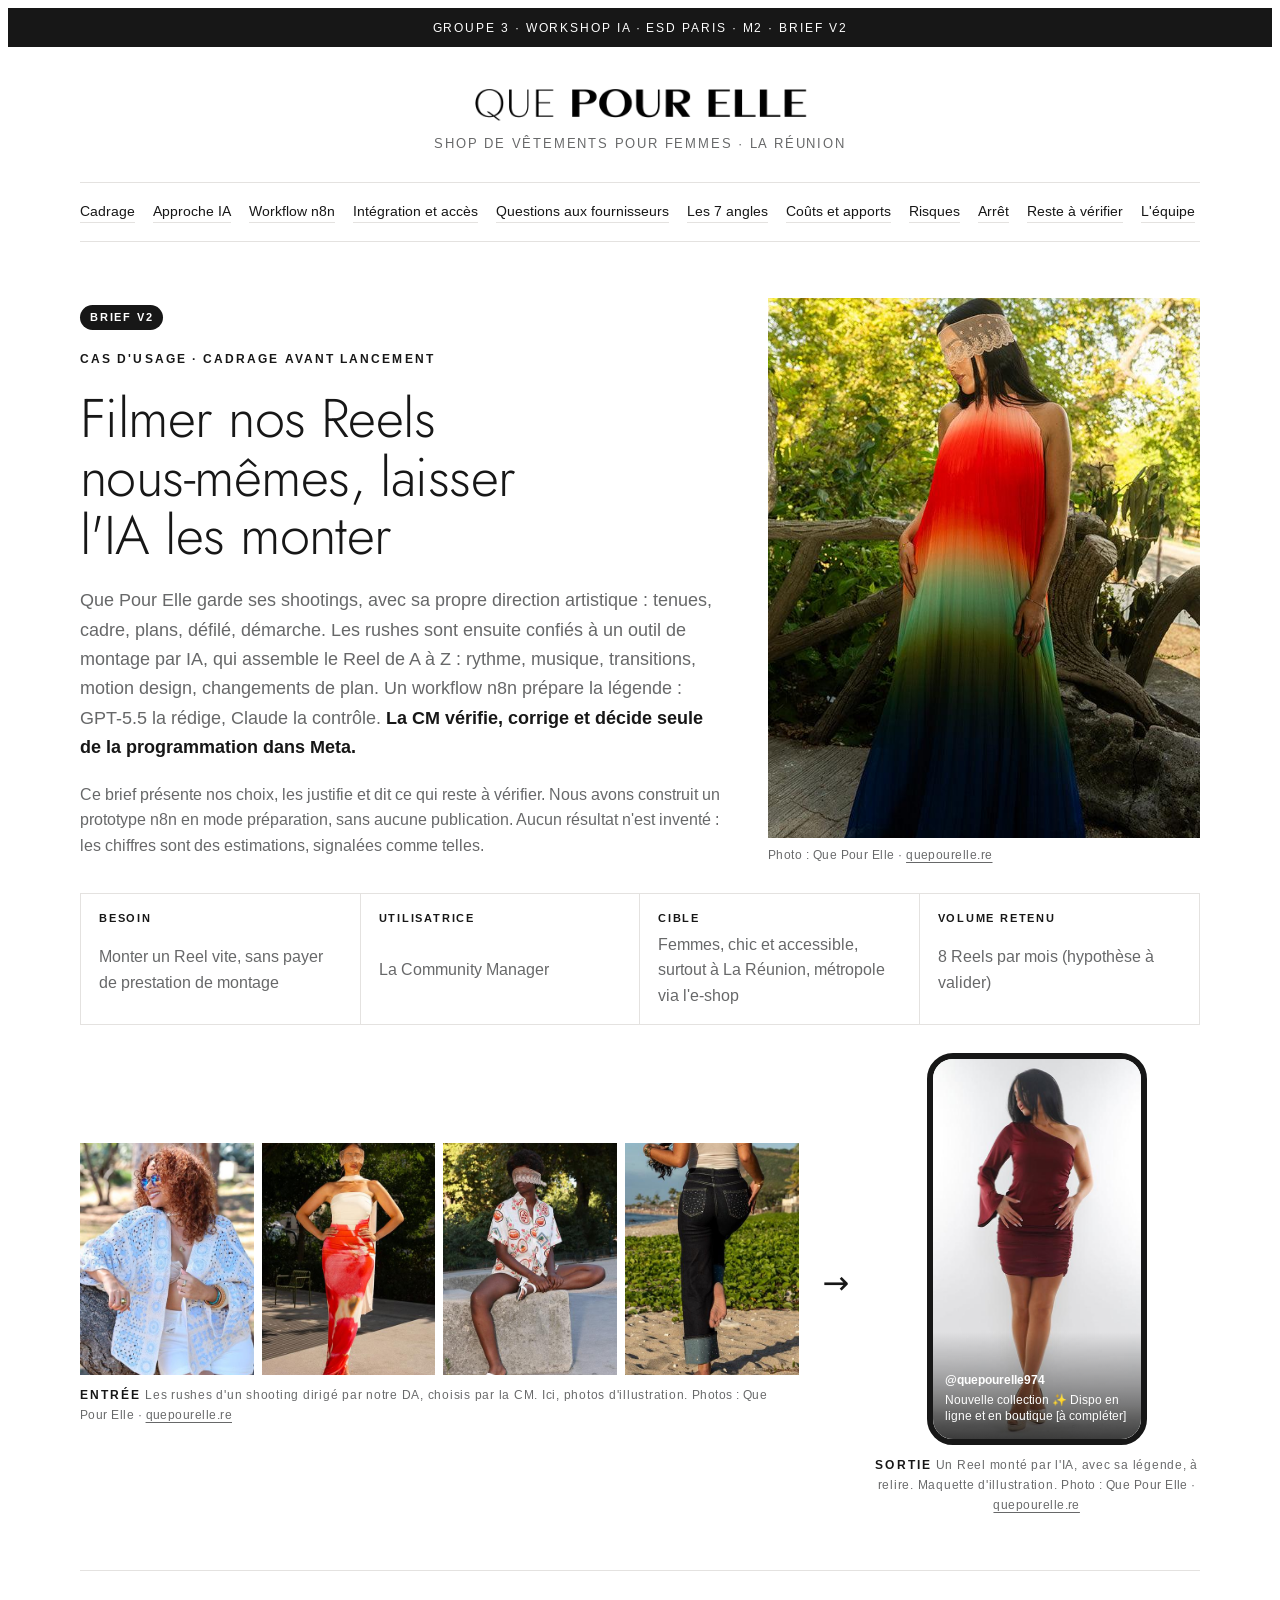
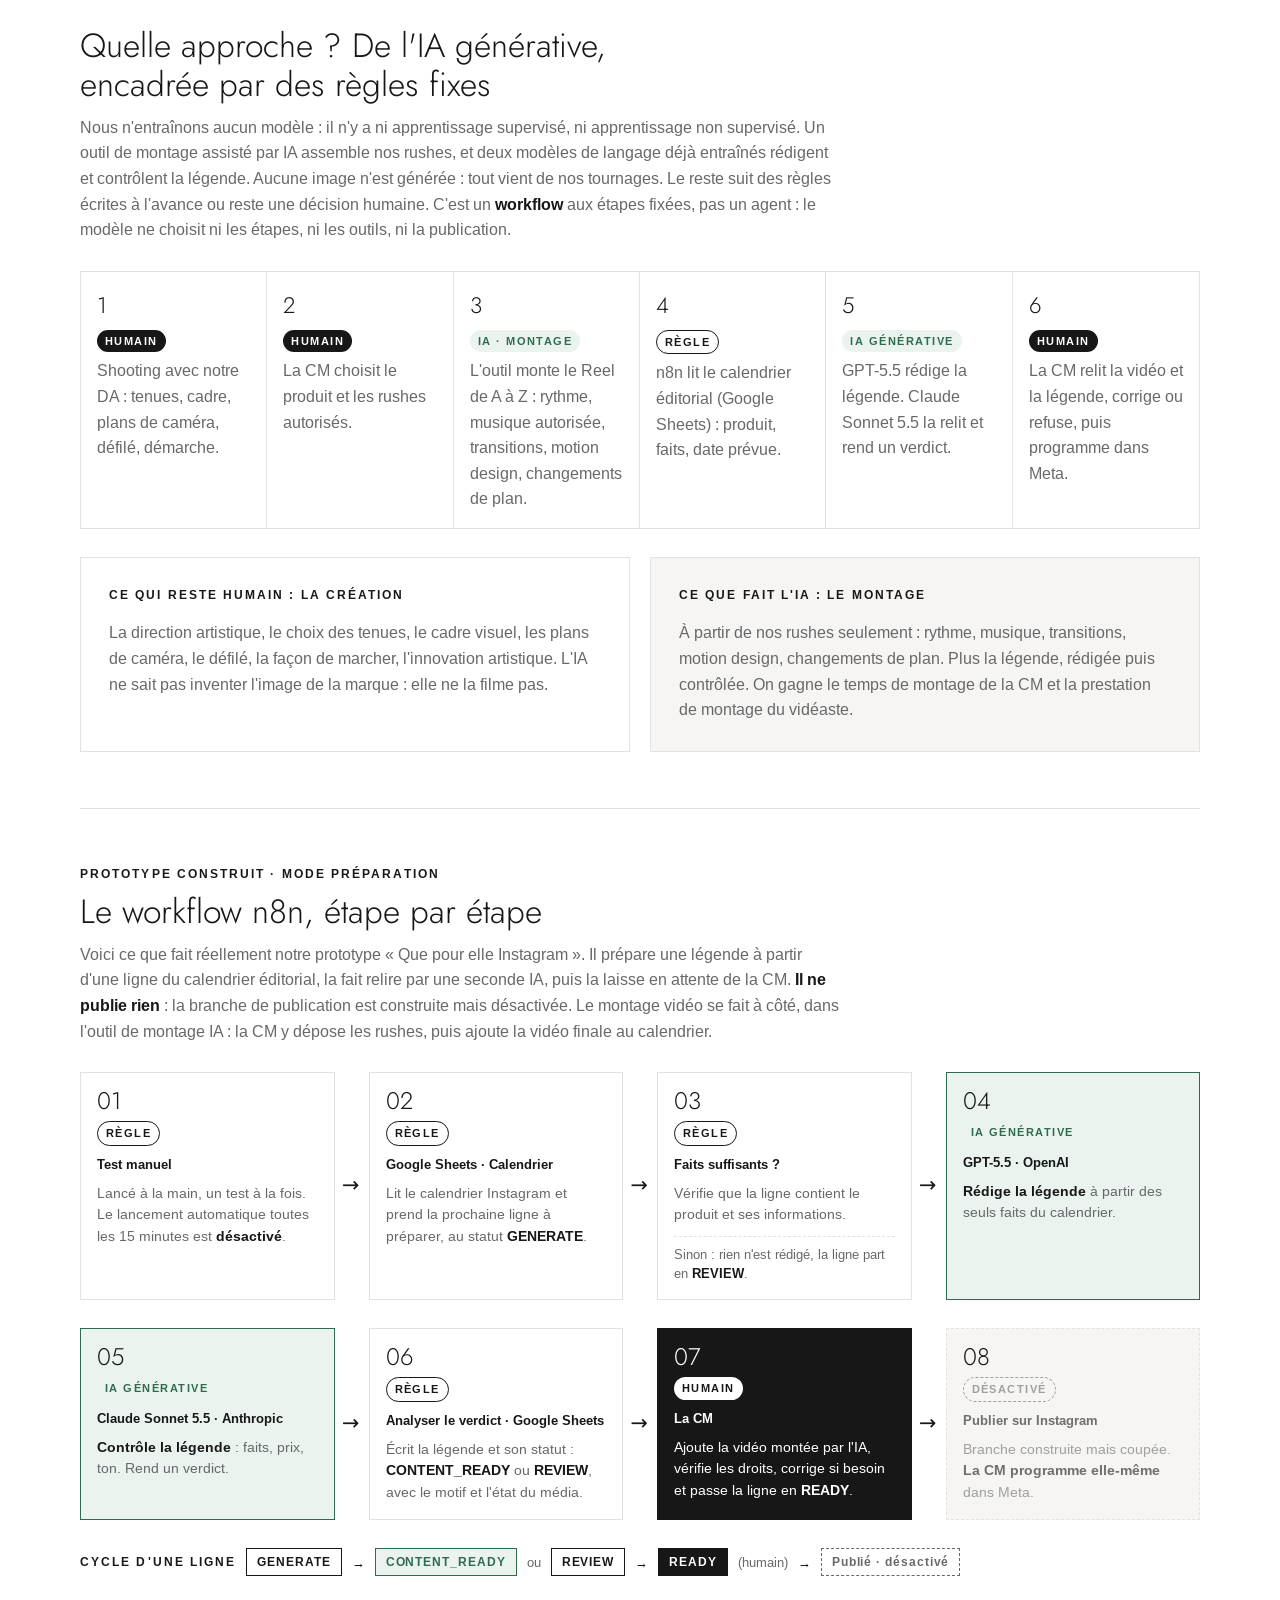
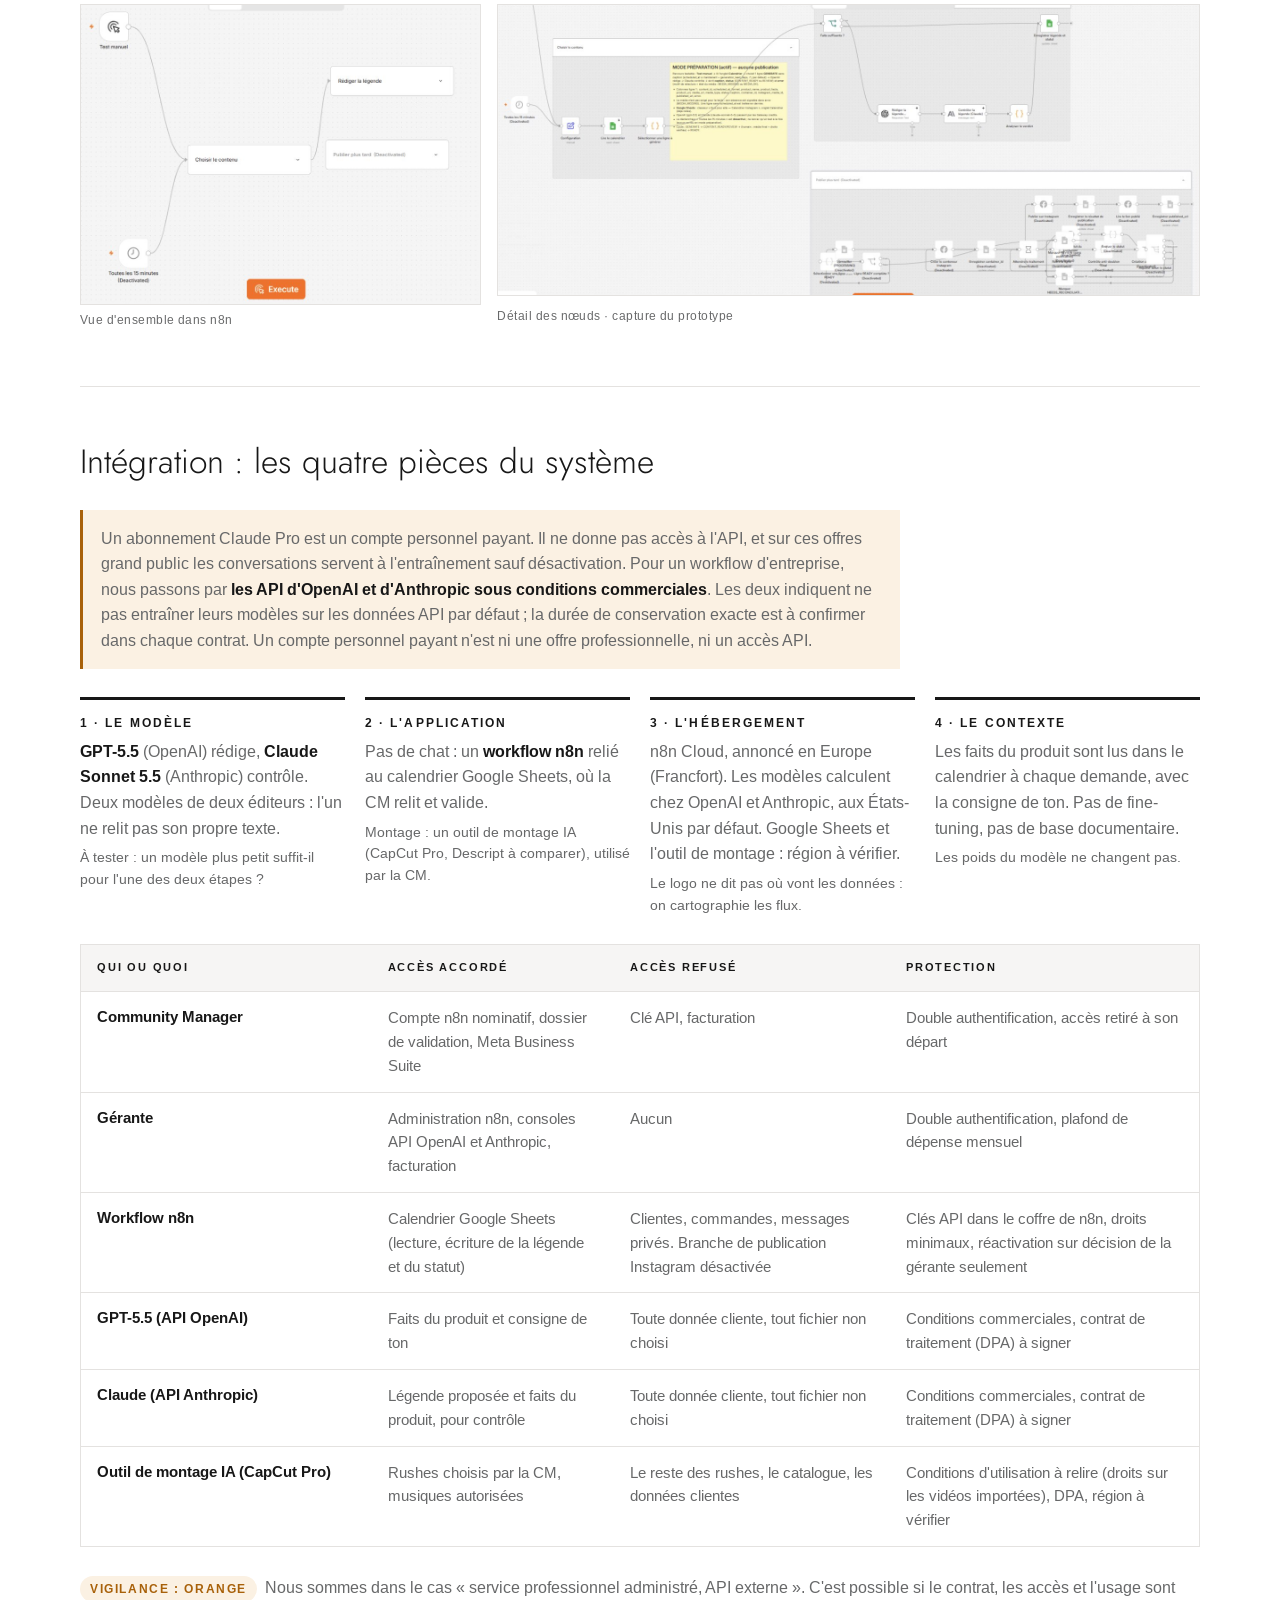
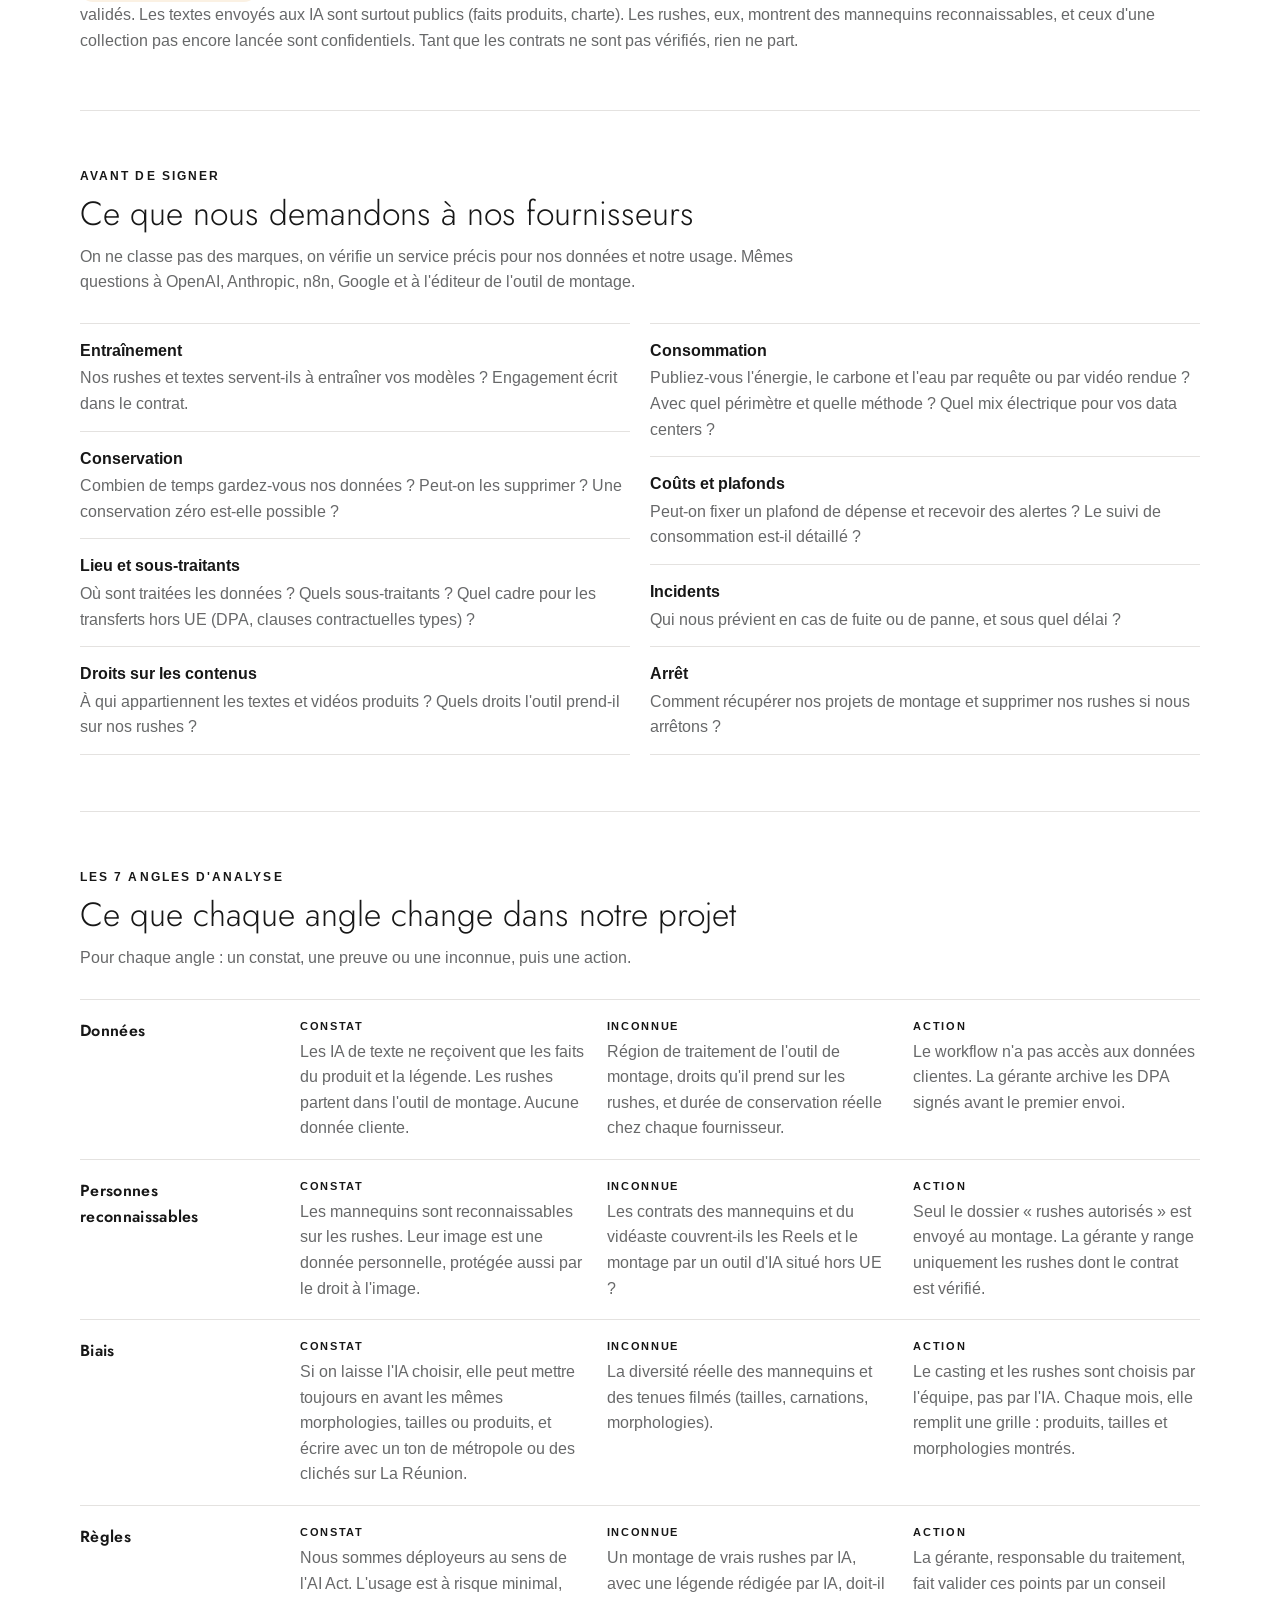
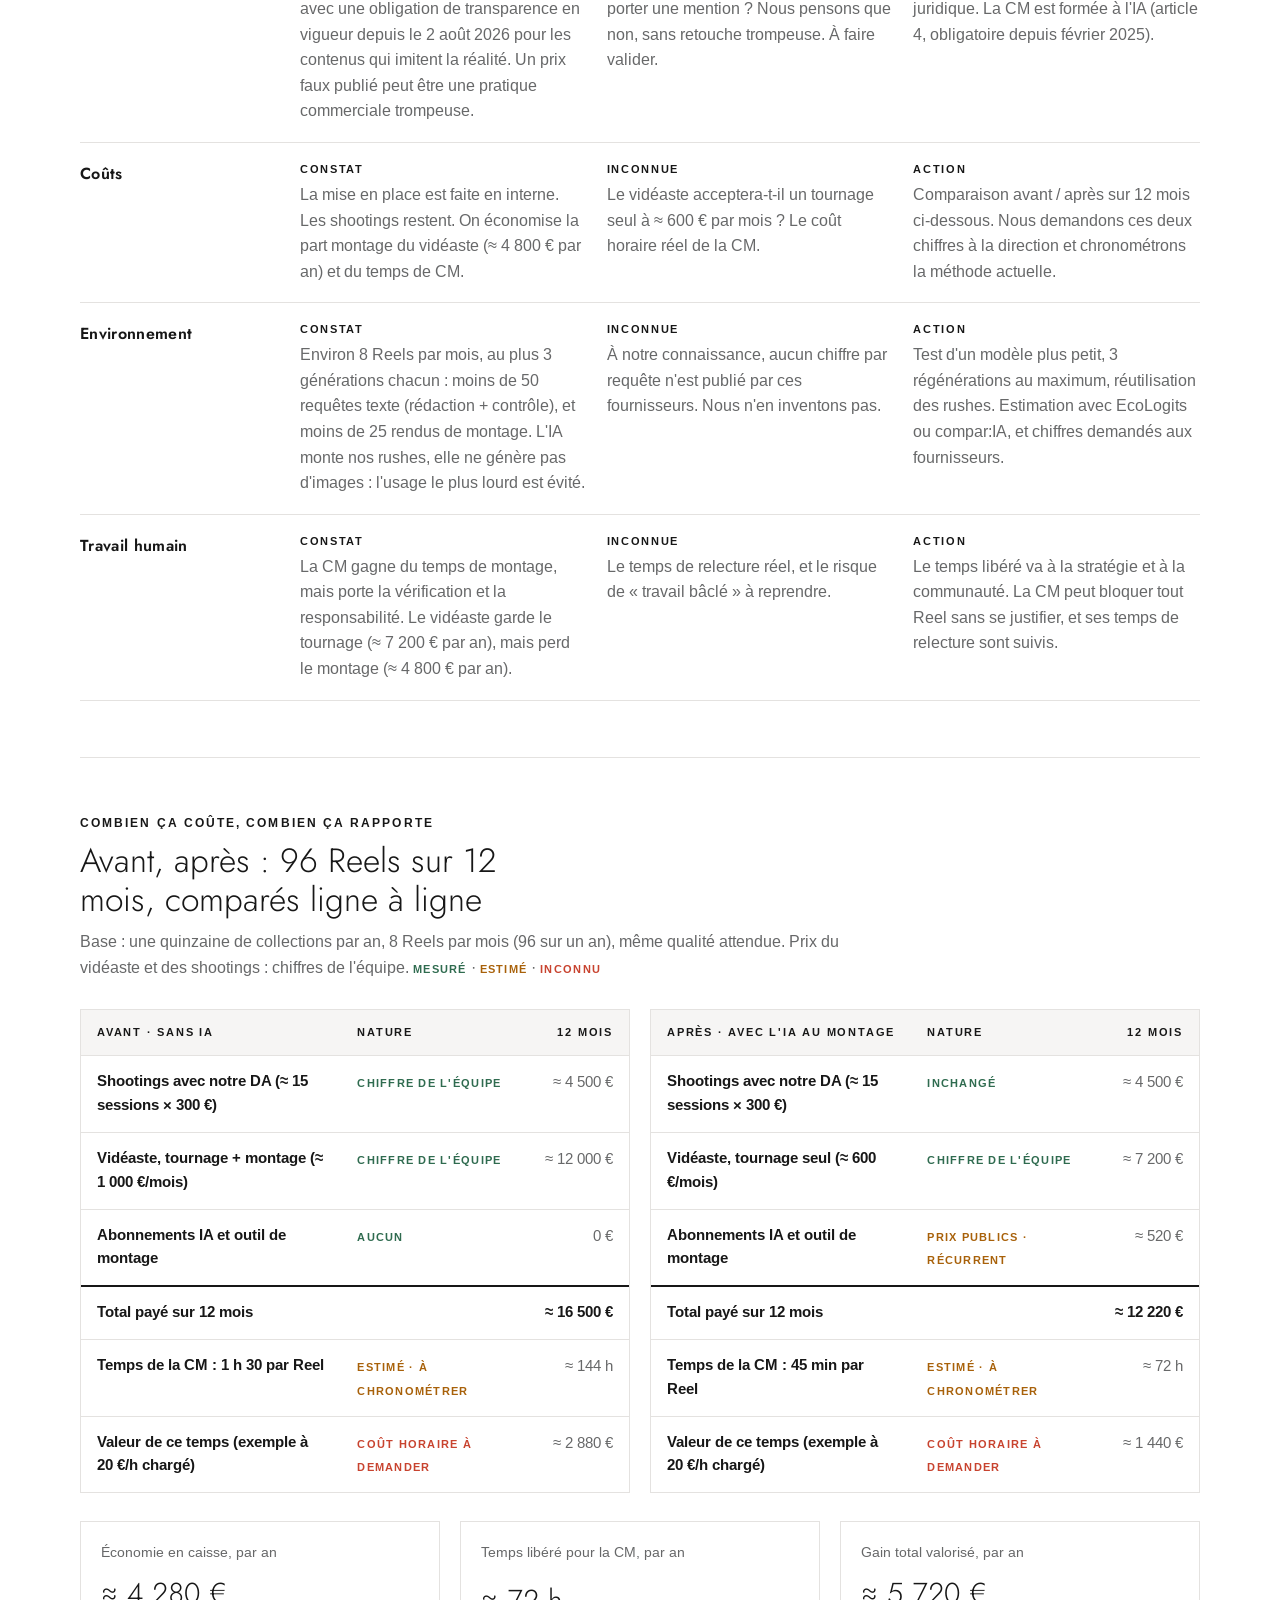
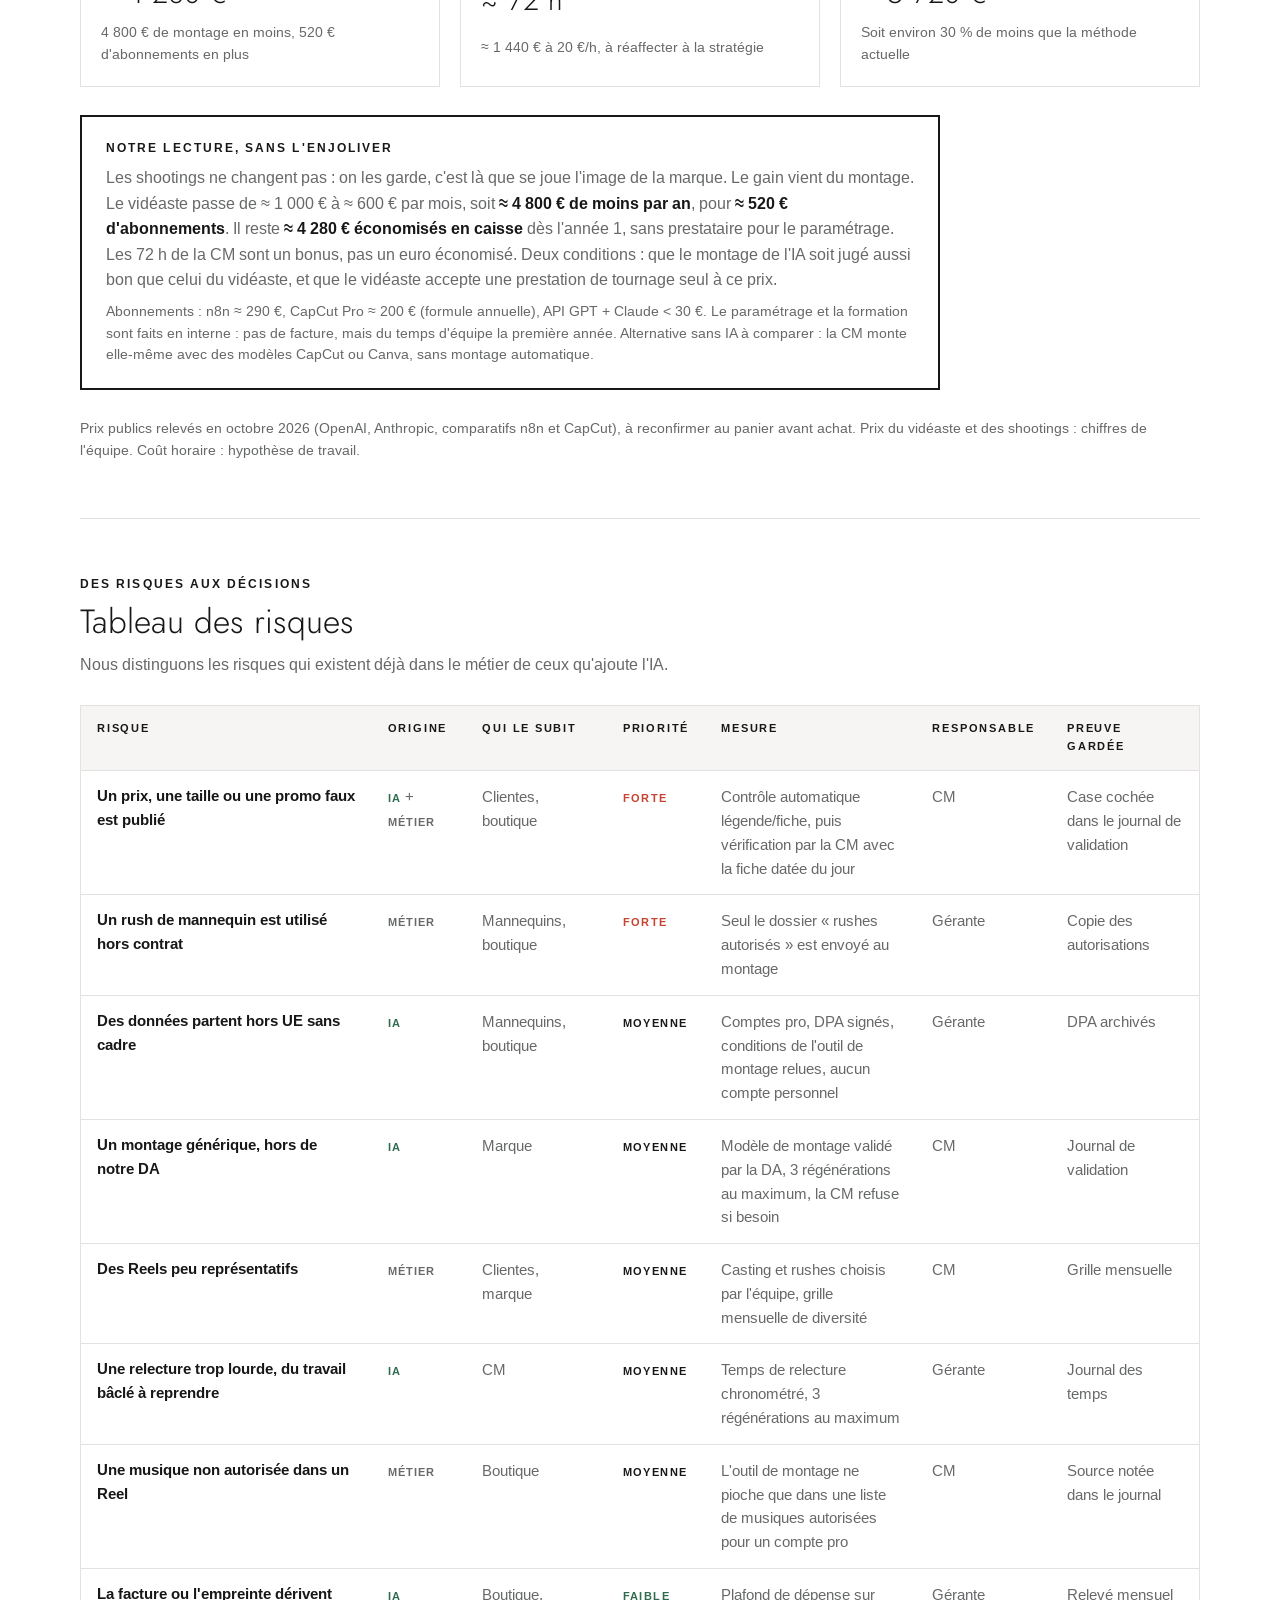
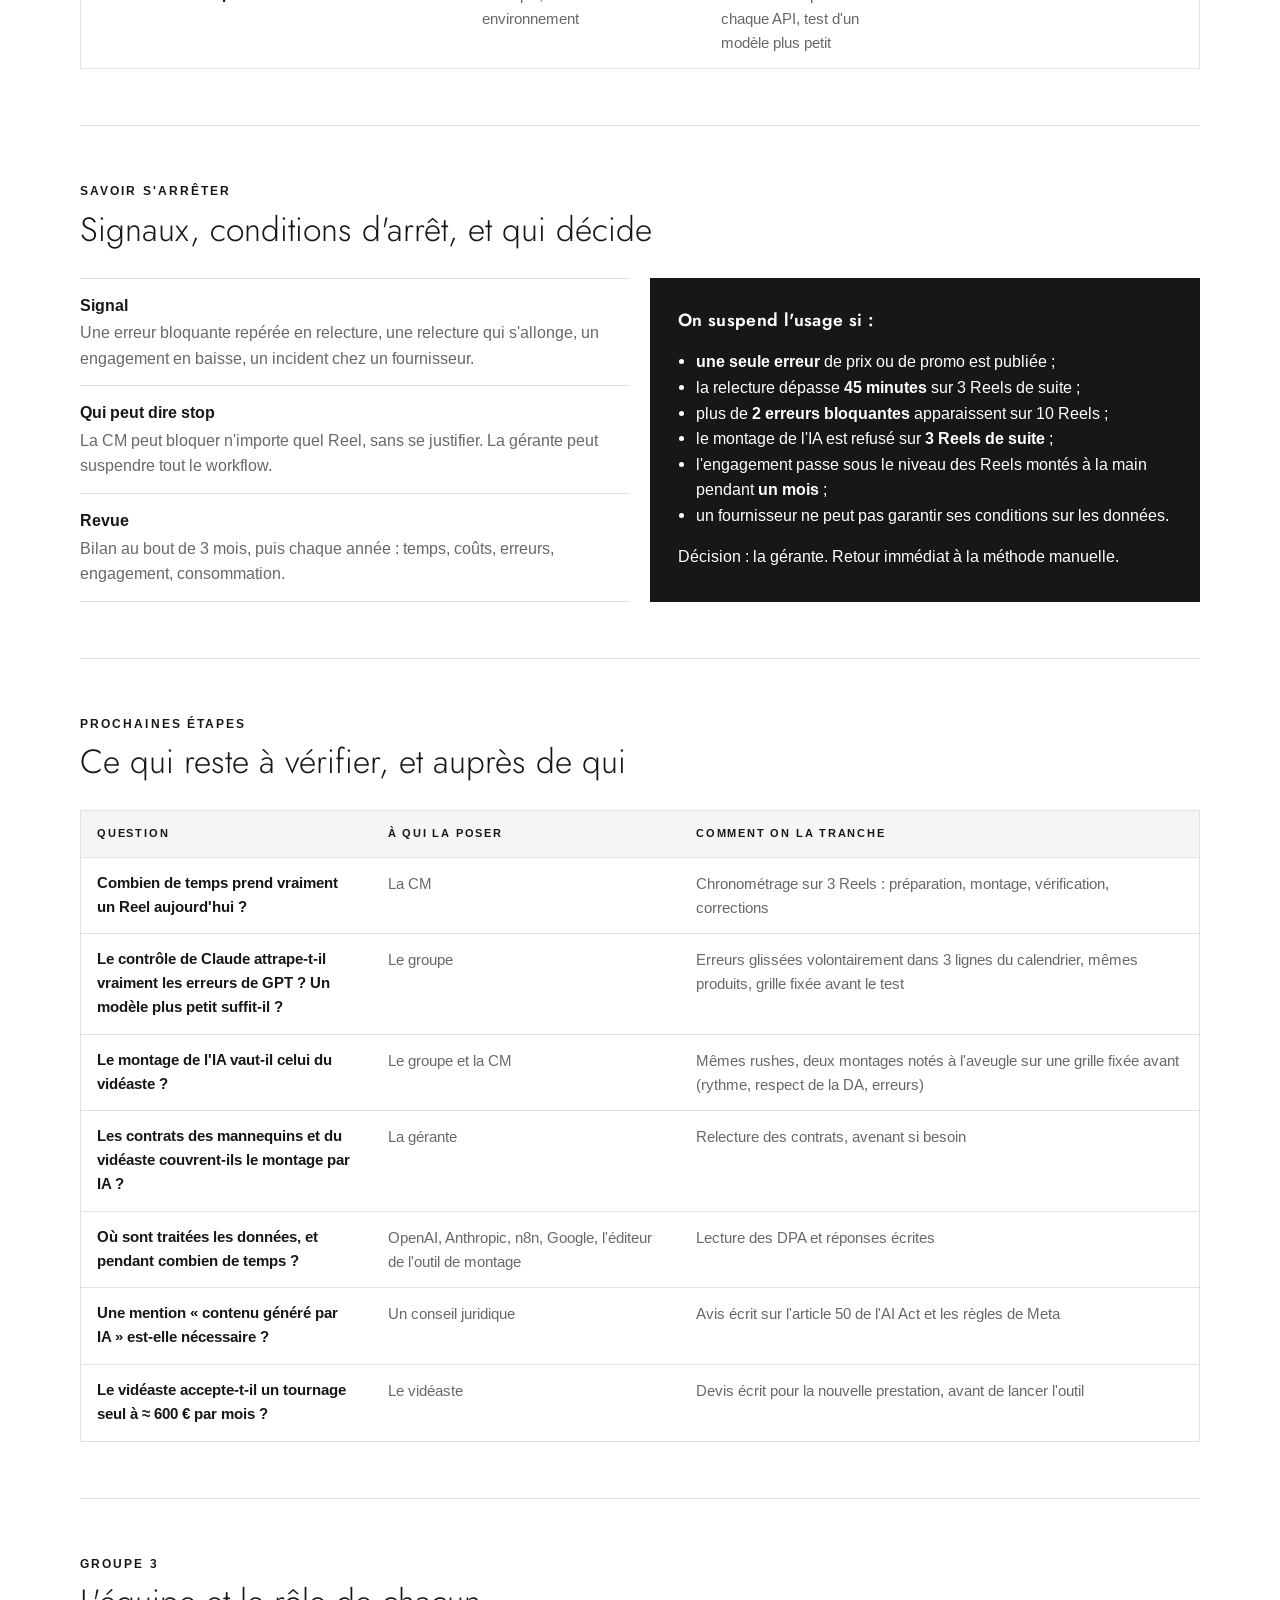
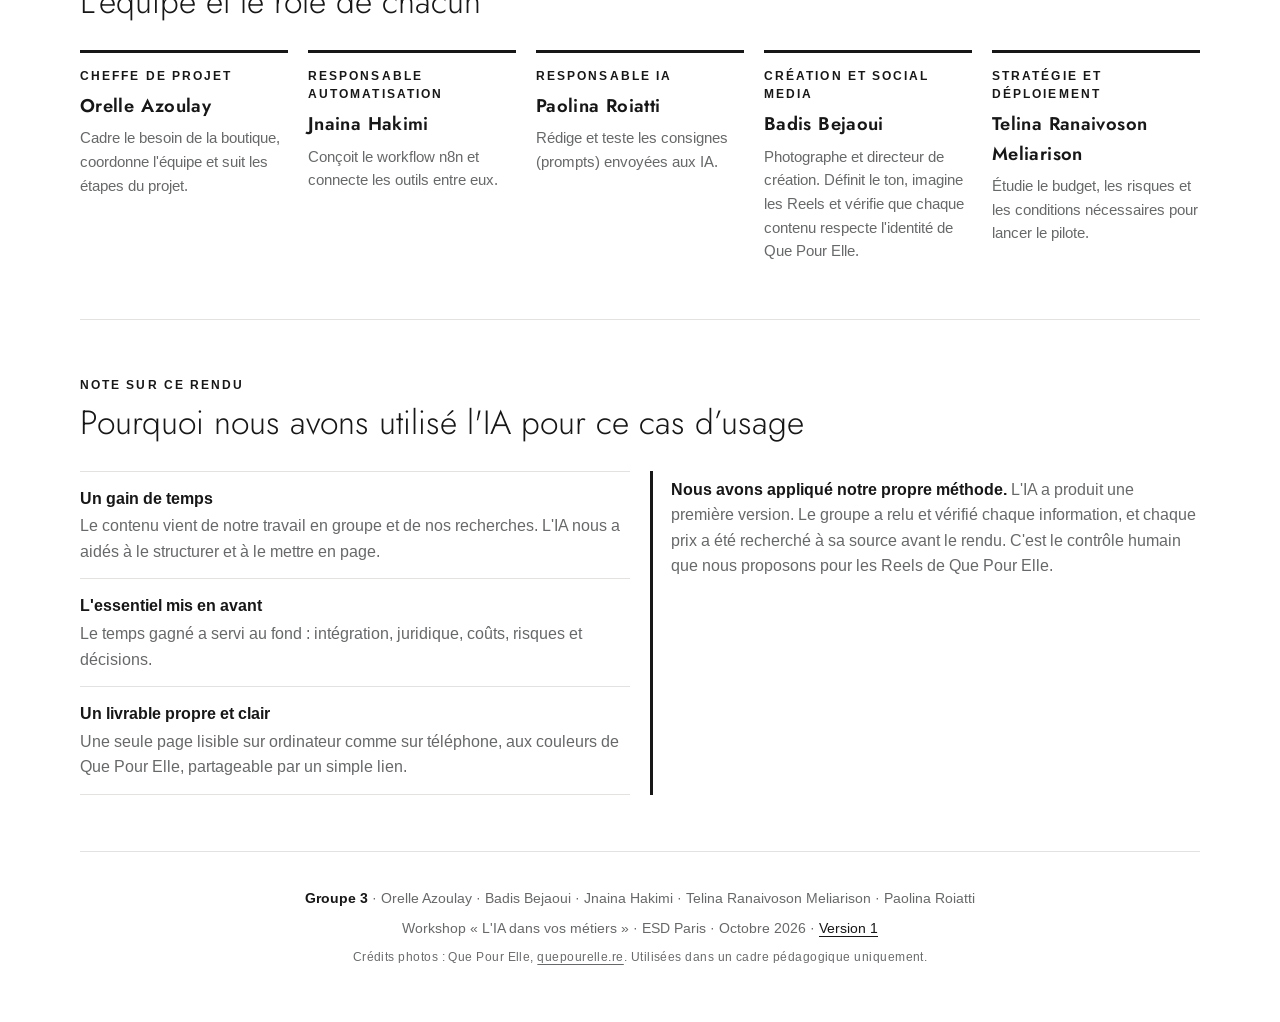
<file: index.html>
<!doctype html>
<html lang="fr">
<head>
<meta charset="utf-8">
<meta name="viewport" content="width=device-width,initial-scale=1,viewport-fit=cover">
<title>Que Pour Elle × IA · Brief V2</title>
<meta name="claude:viewport-fit-sides" content="cover">
<meta name="description" content="Brief V2 du groupe 3 (Workshop IA, ESD) : Reels Instagram de Que Pour Elle filmés avec notre DA et montés par l'IA. Intégration, données, juridique, coûts, impacts, risques et conditions d'arrêt.">
<link rel="preconnect" href="https://fonts.googleapis.com">
<link rel="preconnect" href="https://fonts.gstatic.com" crossorigin>
<link rel="stylesheet" href="https://fonts.googleapis.com/css2?family=Arimo:wght@400;500;700&family=Jost:wght@300;400;600&display=swap">
<link rel="stylesheet" href="style.css">
<style>
:root{--warn:#a8610a;--warn-soft:#fbf1e3}
@media (prefers-color-scheme:dark){:root:not([data-theme="light"]){--warn:#e8a656;--warn-soft:#2a2116}}
:root[data-theme="dark"]{--warn:#e8a656;--warn-soft:#2a2116}
html{scroll-behavior:smooth}
.v2{display:inline-block;background:var(--ink);color:var(--bg);font-size:.7rem;letter-spacing:.16em;font-weight:700;padding:4px 10px;border-radius:999px;width:max-content}
.changes{border:1px solid var(--line);padding:22px 24px;display:grid;gap:10px}
.changes ul{margin:0;padding-left:18px;display:grid;gap:6px}
.toc{display:flex;flex-wrap:wrap;gap:8px 18px;font-size:.85rem;padding-block:18px;border-bottom:1px solid var(--line)}
.toc a{text-decoration:none;border-bottom:1px solid var(--line)}
.credit{font-size:.72rem;letter-spacing:.04em}
.credit a{color:inherit}
.fix{background:var(--warn-soft);border-left:3px solid var(--warn);padding:16px 18px;display:grid;gap:6px;max-width:820px}
.fix b.eyebrow{color:var(--warn)}
.pipeline{list-style:none;margin:0;padding:0;display:grid;grid-template-columns:repeat(auto-fit,minmax(150px,1fr));gap:0;border:1px solid var(--line);counter-reset:p}
.pipeline li{padding:16px;border-right:1px solid var(--line);display:grid;gap:6px;align-content:start;counter-increment:p;min-width:0}
.pipeline li:last-child{border-right:0}
.pipeline li::before{content:counter(p);font-family:var(--display);font-size:1.4rem;color:var(--ink);font-weight:300}
.who{font-size:.66rem;letter-spacing:.14em;text-transform:uppercase;font-weight:700;padding:3px 8px;border-radius:999px;width:max-content}
.who.h{background:var(--ink);color:var(--bg)}
.who.r{border:1px solid var(--ink);color:var(--ink)}
.who.ia{background:var(--ok-soft);color:var(--ok)}
.four{display:grid;grid-template-columns:repeat(4,1fr);gap:20px}
.four div{border-top:3px solid var(--ink);padding-top:14px;display:grid;gap:6px;align-content:start;min-width:0}
.angles{display:grid;gap:0;border-top:1px solid var(--line)}
.angle{display:grid;grid-template-columns:200px 1fr 1fr 1fr;gap:20px;padding:18px 0;border-bottom:1px solid var(--line)}
.angle h3{font-size:1rem}
.angle div{min-width:0}
.angle .k{display:block;font-size:.66rem;letter-spacing:.16em;text-transform:uppercase;color:var(--ink);font-weight:700;margin-bottom:4px}
.lvl.f{color:var(--risk)} .lvl.l{color:var(--ok)}
.orig{font-size:.66rem;letter-spacing:.1em;text-transform:uppercase;font-weight:700;white-space:nowrap}
.orig.ia{color:var(--ok)} .orig.mt{color:var(--text)}
.orange{display:inline-block;background:var(--warn-soft);color:var(--warn);font-weight:700;font-size:.72rem;letter-spacing:.14em;text-transform:uppercase;padding:4px 10px;border-radius:999px}
.money td:last-child,.money th:last-child{text-align:right;font-variant-numeric:tabular-nums;white-space:nowrap}
.money tr.total td{border-top:2px solid var(--ink);color:var(--ink);font-weight:700}
.money td:first-child{width:auto}
.kind{font-size:.66rem;letter-spacing:.12em;text-transform:uppercase;font-weight:700}
.kind.m{color:var(--ok)} .kind.e{color:var(--warn)} .kind.i{color:var(--risk)}
.verdict{border:2px solid var(--ink);padding:22px 24px;display:grid;gap:8px;max-width:860px}
@media (max-width:900px){.four{grid-template-columns:1fr 1fr}.angle{grid-template-columns:1fr;gap:8px}}
@media (max-width:560px){.four{grid-template-columns:1fr}.pipeline li{border-right:0;border-bottom:1px solid var(--line)}.pipeline li:last-child{border-bottom:0}}
/* Workflow n8n réel */
.wf{list-style:none;margin:0;padding:0;display:grid;grid-template-columns:repeat(4,minmax(0,1fr));gap:28px 34px;counter-reset:w}
.wf li{position:relative;border:1px solid var(--line);background:var(--bg);padding:16px;display:grid;gap:8px;align-content:start;counter-increment:w;min-width:0}
.wf li::before{content:counter(w,decimal-leading-zero);font-family:var(--display);font-size:1.5rem;font-weight:300;color:var(--ink);line-height:1}
.wf li:not(:last-child)::after{content:"→";position:absolute;right:-26px;top:50%;transform:translateY(-50%);font-family:var(--display);font-size:1.3rem;color:var(--ink)}
.wf li:nth-child(4)::after{content:none}
.wf .tool{font-size:.8rem;color:var(--ink);font-weight:700}
.wf p{font-size:.9rem;line-height:1.5}
.wf li.ai{background:var(--ok-soft);border-color:var(--ok)}
.wf li.hu{background:var(--ink);border-color:var(--ink);color:var(--bg)}
.wf li.hu::before,.wf li.hu .tool,.wf li.hu strong{color:var(--bg)}
.wf li.hu .who.h{background:var(--bg);color:var(--ink)}
.wf li.off{border-style:dashed;background:var(--surface)}
.wf li.off>*{opacity:.6}
.wf li.off .who{border:1px dashed var(--text);color:var(--text)}
.wf .branch{font-size:.8rem;border-top:1px dashed var(--line);padding-top:8px;margin-top:2px}
.status{display:flex;flex-wrap:wrap;align-items:center;gap:10px;font-size:.8rem}
.status code{font:700 .72rem/1 var(--body);letter-spacing:.08em;padding:7px 10px;border:1px solid var(--ink);color:var(--ink)}
.status code.ok{background:var(--ok-soft);border-color:var(--ok);color:var(--ok)}
.status code.hu{background:var(--ink);color:var(--bg)}
.status code.off{border-style:dashed;color:var(--text);border-color:var(--text)}
.status i{font-style:normal;color:var(--ink)}
.shots{display:grid;grid-template-columns:minmax(0,1fr) minmax(0,1.75fr);gap:16px}
.shots figure{margin:0;display:grid;gap:6px;min-width:0}
.shots img{width:100%;height:auto;display:block;border:1px solid var(--line)}
@media (max-width:900px){.wf{grid-template-columns:repeat(2,minmax(0,1fr))}.wf li:nth-child(2n)::after{content:none}.shots{grid-template-columns:1fr}}
@media (max-width:560px){.wf{grid-template-columns:1fr;gap:30px}.wf li:not(:last-child)::after,.wf li:nth-child(2n):not(:last-child)::after{content:"↓";right:auto;left:50%;top:auto;bottom:-27px;transform:translateX(-50%)}}
.team{list-style:none;margin:0;padding:0;display:grid;grid-template-columns:repeat(auto-fit,minmax(190px,1fr));gap:20px}
.team li{border-top:3px solid var(--ink);padding-top:14px;display:grid;gap:6px;align-content:start;min-width:0}
.team h3{font-size:1.15rem}
.team p{font-size:.92rem}
</style>
</head>
<body>
<div class="announce">Groupe 3 · Workshop IA · ESD Paris · M2 · Brief V2</div>

<div class="wrap">
<header class="top">
  <img src="img/logo.png" alt="Que Pour Elle" width="800" height="94">
  <p class="tag">Shop de vêtements pour femmes · La Réunion</p>
</header>

<nav class="toc" aria-label="Sommaire">
  <a href="#cadrage">Cadrage</a><a href="#approche">Approche IA</a><a href="#workflow">Workflow n8n</a><a href="#integration">Intégration et accès</a><a href="#fournisseur">Questions aux fournisseurs</a><a href="#angles">Les 7 angles</a><a href="#couts">Coûts et apports</a><a href="#risques">Risques</a><a href="#arret">Arrêt</a><a href="#verifier">Reste à vérifier</a><a href="#equipe">L'équipe</a>
</nav>

<!-- HERO -->
<section id="cadrage">
  <div class="hero-grid">
  <div class="hero">
    <span class="v2">BRIEF V2</span>
    <p class="eyebrow">Cas d'usage · Cadrage avant lancement</p>
    <h1>Filmer nos Reels nous-mêmes, laisser l'IA les monter</h1>
    <p class="lead">Que Pour Elle garde ses shootings, avec sa propre direction artistique : tenues, cadre, plans, défilé, démarche. Les rushes sont ensuite confiés à un outil de montage par IA, qui assemble le Reel de A à Z : rythme, musique, transitions, motion design, changements de plan. Un workflow n8n prépare la légende : GPT-5.5 la rédige, Claude la contrôle. <strong>La CM vérifie, corrige et décide seule de la programmation dans Meta.</strong></p>
    <p class="muted">Ce brief présente nos choix, les justifie et dit ce qui reste à vérifier. Nous avons construit un prototype n8n en mode préparation, sans aucune publication. Aucun résultat n'est inventé : les chiffres sont des estimations, signalées comme telles.</p>
  </div>
  <figure class="hero-img">
    <img src="img/s_bagatelle3.jpg" alt="Robe longue dégradée de la collection Que Pour Elle" width="600" height="900">
    <figcaption class="credit">Photo : Que Pour Elle · <a href="https://quepourelle.re/" target="_blank" rel="noopener">quepourelle.re</a></figcaption>
  </figure>
  </div>


  <div class="facts">
    <div><span>Besoin</span>Monter un Reel vite, sans payer de prestation de montage</div>
    <div><span>Utilisatrice</span>La Community Manager</div>
    <div><span>Cible</span>Femmes, chic et accessible, surtout à La Réunion, métropole via l'e-shop</div>
    <div><span>Volume retenu</span>8 Reels par mois (hypothèse à valider)</div>
  </div>

  <div class="flow">
    <figure class="shoot">
      <div class="thumbs">
        <img src="img/s_evasion.jpg" alt="Veste en crochet, photo de shooting Que Pour Elle" width="420" height="584" loading="lazy">
        <img src="img/s_irresistible122.jpg" alt="Jupe rouge et top blanc, photo de shooting Que Pour Elle" width="420" height="630" loading="lazy">
        <img src="img/s_monceau4.jpg" alt="Chemise imprimée, photo de shooting Que Pour Elle" width="420" height="630" loading="lazy">
        <img src="img/s_savage32.jpg" alt="Jean sur la plage, photo de shooting Que Pour Elle" width="420" height="630" loading="lazy">
      </div>
      <figcaption><b class="eyebrow">Entrée</b> Les rushes d'un shooting dirigé par notre DA, choisis par la CM. Ici, photos d'illustration. <span class="credit">Photos : Que Pour Elle · <a href="https://quepourelle.re/" target="_blank" rel="noopener">quepourelle.re</a></span></figcaption>
    </figure>
    <span class="arrow" aria-hidden="true">→</span>
    <figure class="reel">
      <div class="phone">
        <img src="img/s_Gabarit.jpg" alt="Robe rouge asymétrique, utilisée dans la maquette du Reel" width="540" height="805" loading="lazy">
        <div class="overlay">
          <span class="handle">@quepourelle974</span>
          <span class="cap">Nouvelle collection ✨ Dispo en ligne et en boutique [à compléter]</span>
        </div>
      </div>
      <figcaption><b class="eyebrow">Sortie</b> Un Reel monté par l'IA, avec sa légende, à relire. Maquette d'illustration. <span class="credit">Photo : Que Pour Elle · <a href="https://quepourelle.re/" target="_blank" rel="noopener">quepourelle.re</a></span></figcaption>
    </figure>
  </div>
</section>

<!-- APPROCHE -->
<section id="approche">
  <div class="head">
    <h2>Quelle approche ? De l'IA générative, encadrée par des règles fixes</h2>
    <p>Nous n'entraînons aucun modèle : il n'y a ni apprentissage supervisé, ni apprentissage non supervisé. Un outil de montage assisté par IA assemble nos rushes, et deux modèles de langage déjà entraînés rédigent et contrôlent la légende. Aucune image n'est générée : tout vient de nos tournages. Le reste suit des règles écrites à l'avance ou reste une décision humaine. C'est un <strong>workflow</strong> aux étapes fixées, pas un agent : le modèle ne choisit ni les étapes, ni les outils, ni la publication.</p>
  </div>
  <ol class="pipeline">
    <li><span class="who h">Humain</span>Shooting avec notre DA : tenues, cadre, plans de caméra, défilé, démarche.</li>
    <li><span class="who h">Humain</span>La CM choisit le produit et les rushes autorisés.</li>
    <li><span class="who ia">IA · montage</span>L'outil monte le Reel de A à Z : rythme, musique autorisée, transitions, motion design, changements de plan.</li>
    <li><span class="who r">Règle</span>n8n lit le calendrier éditorial (Google Sheets) : produit, faits, date prévue.</li>
    <li><span class="who ia">IA générative</span>GPT-5.5 rédige la légende. Claude Sonnet 5.5 la relit et rend un verdict.</li>
    <li><span class="who h">Humain</span>La CM relit la vidéo et la légende, corrige ou refuse, puis programme dans Meta.</li>
  </ol>
  <div class="two">
    <div class="case"><b class="eyebrow">Ce qui reste humain : la création</b><p>La direction artistique, le choix des tenues, le cadre visuel, les plans de caméra, le défilé, la façon de marcher, l'innovation artistique. L'IA ne sait pas inventer l'image de la marque : elle ne la filme pas.</p></div>
    <div class="case ai"><b class="eyebrow">Ce que fait l'IA : le montage</b><p>À partir de nos rushes seulement : rythme, musique, transitions, motion design, changements de plan. Plus la légende, rédigée puis contrôlée. On gagne le temps de montage de la CM et la prestation de montage du vidéaste.</p></div>
  </div>
</section>

<!-- WORKFLOW N8N -->
<section id="workflow">
  <div class="head">
    <p class="eyebrow">Prototype construit · Mode préparation</p>
    <h2>Le workflow n8n, étape par étape</h2>
    <p>Voici ce que fait réellement notre prototype « Que pour elle Instagram ». Il prépare une légende à partir d'une ligne du calendrier éditorial, la fait relire par une seconde IA, puis la laisse en attente de la CM. <strong>Il ne publie rien</strong> : la branche de publication est construite mais désactivée. Le montage vidéo se fait à côté, dans l'outil de montage IA : la CM y dépose les rushes, puis ajoute la vidéo finale au calendrier.</p>
  </div>
  <ol class="wf">
    <li><span class="who r">Règle</span><span class="tool">Test manuel</span><p>Lancé à la main, un test à la fois. Le lancement automatique toutes les 15 minutes est <strong>désactivé</strong>.</p></li>
    <li><span class="who r">Règle</span><span class="tool">Google Sheets · Calendrier</span><p>Lit le calendrier Instagram et prend la prochaine ligne à préparer, au statut <strong>GENERATE</strong>.</p></li>
    <li><span class="who r">Règle</span><span class="tool">Faits suffisants ?</span><p>Vérifie que la ligne contient le produit et ses informations.</p><p class="branch">Sinon : rien n'est rédigé, la ligne part en <strong>REVIEW</strong>.</p></li>
    <li class="ai"><span class="who ia">IA générative</span><span class="tool">GPT-5.5 · OpenAI</span><p><strong>Rédige la légende</strong> à partir des seuls faits du calendrier.</p></li>
    <li class="ai"><span class="who ia">IA générative</span><span class="tool">Claude Sonnet 5.5 · Anthropic</span><p><strong>Contrôle la légende</strong> : faits, prix, ton. Rend un verdict.</p></li>
    <li><span class="who r">Règle</span><span class="tool">Analyser le verdict · Google Sheets</span><p>Écrit la légende et son statut : <strong>CONTENT_READY</strong> ou <strong>REVIEW</strong>, avec le motif et l'état du média.</p></li>
    <li class="hu"><span class="who h">Humain</span><span class="tool">La CM</span><p>Ajoute la vidéo montée par l'IA, vérifie les droits, corrige si besoin et passe la ligne en <strong>READY</strong>.</p></li>
    <li class="off"><span class="who">Désactivé</span><span class="tool">Publier sur Instagram</span><p>Branche construite mais coupée. <strong>La CM programme elle-même</strong> dans Meta.</p></li>
  </ol>
  <div class="status" aria-label="Cycle de vie d'une ligne du calendrier">
    <b class="eyebrow">Cycle d'une ligne</b>
    <code>GENERATE</code><i>→</i><code class="ok">CONTENT_READY</code><span>ou</span><code>REVIEW</code><i>→</i><code class="hu">READY</code><span>(humain)</span><i>→</i><code class="off">Publié · désactivé</code>
  </div>
  <div class="shots">
    <figure><img src="img/n8n_vue.jpg" alt="Vue d'ensemble du workflow n8n : déclencheurs, choisir le contenu, rédiger la légende, publier plus tard désactivé" width="900" height="675" loading="lazy"><figcaption class="credit">Vue d'ensemble dans n8n</figcaption></figure>
    <figure><img src="img/n8n_detail.jpg" alt="Détail du workflow n8n : lecture du calendrier, rédaction par OpenAI, contrôle par Claude, branche de publication désactivée" width="1570" height="650" loading="lazy"><figcaption class="credit">Détail des nœuds · capture du prototype</figcaption></figure>
  </div>
</section>

<!-- INTEGRATION -->
<section id="integration">
  <div class="head">
    <h2>Intégration : les quatre pièces du système</h2>
  </div>
  <div class="fix">
    <p>Un abonnement Claude Pro est un compte personnel payant. Il ne donne pas accès à l'API, et sur ces offres grand public les conversations servent à l'entraînement sauf désactivation. Pour un workflow d'entreprise, nous passons par <strong>les API d'OpenAI et d'Anthropic sous conditions commerciales</strong>. Les deux indiquent ne pas entraîner leurs modèles sur les données API par défaut ; la durée de conservation exacte est à confirmer dans chaque contrat. Un compte personnel payant n'est ni une offre professionnelle, ni un accès API.</p>
  </div>
  <div class="four">
    <div><b class="eyebrow">1 · Le modèle</b><p><strong>GPT-5.5</strong> (OpenAI) rédige, <strong>Claude Sonnet 5.5</strong> (Anthropic) contrôle. Deux modèles de deux éditeurs : l'un ne relit pas son propre texte.</p><p class="note muted">À tester : un modèle plus petit suffit-il pour l'une des deux étapes ?</p></div>
    <div><b class="eyebrow">2 · L'application</b><p>Pas de chat : un <strong>workflow n8n</strong> relié au calendrier Google Sheets, où la CM relit et valide.</p><p class="note muted">Montage : un outil de montage IA (CapCut Pro, Descript à comparer), utilisé par la CM.</p></div>
    <div><b class="eyebrow">3 · L'hébergement</b><p>n8n Cloud, annoncé en Europe (Francfort). Les modèles calculent chez OpenAI et Anthropic, aux États-Unis par défaut. Google Sheets et l'outil de montage : région à vérifier.</p><p class="note muted">Le logo ne dit pas où vont les données : on cartographie les flux.</p></div>
    <div><b class="eyebrow">4 · Le contexte</b><p>Les faits du produit sont lus dans le calendrier à chaque demande, avec la consigne de ton. Pas de fine-tuning, pas de base documentaire.</p><p class="note muted">Les poids du modèle ne changent pas.</p></div>
  </div>

  <div class="tbl">
    <table>
      <thead><tr><th>Qui ou quoi</th><th>Accès accordé</th><th>Accès refusé</th><th>Protection</th></tr></thead>
      <tbody>
        <tr><td>Community Manager</td><td>Compte n8n nominatif, dossier de validation, Meta Business Suite</td><td>Clé API, facturation</td><td>Double authentification, accès retiré à son départ</td></tr>
        <tr><td>Gérante</td><td>Administration n8n, consoles API OpenAI et Anthropic, facturation</td><td>Aucun</td><td>Double authentification, plafond de dépense mensuel</td></tr>
        <tr><td>Workflow n8n</td><td>Calendrier Google Sheets (lecture, écriture de la légende et du statut)</td><td>Clientes, commandes, messages privés. Branche de publication Instagram désactivée</td><td>Clés API dans le coffre de n8n, droits minimaux, réactivation sur décision de la gérante seulement</td></tr>
        <tr><td>GPT-5.5 (API OpenAI)</td><td>Faits du produit et consigne de ton</td><td>Toute donnée cliente, tout fichier non choisi</td><td>Conditions commerciales, contrat de traitement (DPA) à signer</td></tr>
        <tr><td>Claude (API Anthropic)</td><td>Légende proposée et faits du produit, pour contrôle</td><td>Toute donnée cliente, tout fichier non choisi</td><td>Conditions commerciales, contrat de traitement (DPA) à signer</td></tr>
        <tr><td>Outil de montage IA (CapCut Pro)</td><td>Rushes choisis par la CM, musiques autorisées</td><td>Le reste des rushes, le catalogue, les données clientes</td><td>Conditions d'utilisation à relire (droits sur les vidéos importées), DPA, région à vérifier</td></tr>
      </tbody>
    </table>
  </div>
  <p><span class="orange">Vigilance : orange</span> &nbsp;Nous sommes dans le cas « service professionnel administré, API externe ». C'est possible si le contrat, les accès et l'usage sont validés. Les textes envoyés aux IA sont surtout publics (faits produits, charte). Les rushes, eux, montrent des mannequins reconnaissables, et ceux d'une collection pas encore lancée sont confidentiels. Tant que les contrats ne sont pas vérifiés, rien ne part.</p>
</section>

<!-- FOURNISSEURS -->
<section id="fournisseur">
  <div class="head">
    <p class="eyebrow">Avant de signer</p>
    <h2>Ce que nous demandons à nos fournisseurs</h2>
    <p>On ne classe pas des marques, on vérifie un service précis pour nos données et notre usage. Mêmes questions à OpenAI, Anthropic, n8n, Google et à l'éditeur de l'outil de montage.</p>
  </div>
  <div class="two">
    <ul class="list">
      <li><strong>Entraînement</strong>Nos rushes et textes servent-ils à entraîner vos modèles ? Engagement écrit dans le contrat.</li>
      <li><strong>Conservation</strong>Combien de temps gardez-vous nos données ? Peut-on les supprimer ? Une conservation zéro est-elle possible ?</li>
      <li><strong>Lieu et sous-traitants</strong>Où sont traitées les données ? Quels sous-traitants ? Quel cadre pour les transferts hors UE (DPA, clauses contractuelles types) ?</li>
      <li><strong>Droits sur les contenus</strong>À qui appartiennent les textes et vidéos produits ? Quels droits l'outil prend-il sur nos rushes ?</li>
    </ul>
    <ul class="list">
      <li><strong>Consommation</strong>Publiez-vous l'énergie, le carbone et l'eau par requête ou par vidéo rendue ? Avec quel périmètre et quelle méthode ? Quel mix électrique pour vos data centers ?</li>
      <li><strong>Coûts et plafonds</strong>Peut-on fixer un plafond de dépense et recevoir des alertes ? Le suivi de consommation est-il détaillé ?</li>
      <li><strong>Incidents</strong>Qui nous prévient en cas de fuite ou de panne, et sous quel délai ?</li>
      <li><strong>Arrêt</strong>Comment récupérer nos projets de montage et supprimer nos rushes si nous arrêtons ?</li>
    </ul>
  </div>
</section>

<!-- 7 ANGLES -->
<section id="angles">
  <div class="head">
    <p class="eyebrow">Les 7 angles d'analyse</p>
    <h2>Ce que chaque angle change dans notre projet</h2>
    <p>Pour chaque angle : un constat, une preuve ou une inconnue, puis une action.</p>
  </div>
  <div class="angles">
    <div class="angle"><h3>Données</h3><div><span class="k">Constat</span>Les IA de texte ne reçoivent que les faits du produit et la légende. Les rushes partent dans l'outil de montage. Aucune donnée cliente.</div><div><span class="k">Inconnue</span>Région de traitement de l'outil de montage, droits qu'il prend sur les rushes, et durée de conservation réelle chez chaque fournisseur.</div><div><span class="k">Action</span>Le workflow n'a pas accès aux données clientes. La gérante archive les DPA signés avant le premier envoi.</div></div>
    <div class="angle"><h3>Personnes reconnaissables</h3><div><span class="k">Constat</span>Les mannequins sont reconnaissables sur les rushes. Leur image est une donnée personnelle, protégée aussi par le droit à l'image.</div><div><span class="k">Inconnue</span>Les contrats des mannequins et du vidéaste couvrent-ils les Reels et le montage par un outil d'IA situé hors UE ?</div><div><span class="k">Action</span>Seul le dossier « rushes autorisés » est envoyé au montage. La gérante y range uniquement les rushes dont le contrat est vérifié.</div></div>
    <div class="angle"><h3>Biais</h3><div><span class="k">Constat</span>Si on laisse l'IA choisir, elle peut mettre toujours en avant les mêmes morphologies, tailles ou produits, et écrire avec un ton de métropole ou des clichés sur La Réunion.</div><div><span class="k">Inconnue</span>La diversité réelle des mannequins et des tenues filmés (tailles, carnations, morphologies).</div><div><span class="k">Action</span>Le casting et les rushes sont choisis par l'équipe, pas par l'IA. Chaque mois, elle remplit une grille : produits, tailles et morphologies montrés.</div></div>
    <div class="angle"><h3>Règles</h3><div><span class="k">Constat</span>Nous sommes déployeurs au sens de l'AI Act. L'usage est à risque minimal, avec une obligation de transparence en vigueur depuis le 2 août 2026 pour les contenus qui imitent la réalité. Un prix faux publié peut être une pratique commerciale trompeuse.</div><div><span class="k">Inconnue</span>Un montage de vrais rushes par IA, avec une légende rédigée par IA, doit-il porter une mention ? Nous pensons que non, sans retouche trompeuse. À faire valider.</div><div><span class="k">Action</span>La gérante, responsable du traitement, fait valider ces points par un conseil juridique. La CM est formée à l'IA (article 4, obligatoire depuis février 2025).</div></div>
    <div class="angle"><h3>Coûts</h3><div><span class="k">Constat</span>La mise en place est faite en interne. Les shootings restent. On économise la part montage du vidéaste (≈ 4 800 € par an) et du temps de CM.</div><div><span class="k">Inconnue</span>Le vidéaste acceptera-t-il un tournage seul à ≈ 600 € par mois ? Le coût horaire réel de la CM.</div><div><span class="k">Action</span>Comparaison avant / après sur 12 mois ci-dessous. Nous demandons ces deux chiffres à la direction et chronométrons la méthode actuelle.</div></div>
    <div class="angle"><h3>Environnement</h3><div><span class="k">Constat</span>Environ 8 Reels par mois, au plus 3 générations chacun : moins de 50 requêtes texte (rédaction + contrôle), et moins de 25 rendus de montage. L'IA monte nos rushes, elle ne génère pas d'images : l'usage le plus lourd est évité.</div><div><span class="k">Inconnue</span>À notre connaissance, aucun chiffre par requête n'est publié par ces fournisseurs. Nous n'en inventons pas.</div><div><span class="k">Action</span>Test d'un modèle plus petit, 3 régénérations au maximum, réutilisation des rushes. Estimation avec EcoLogits ou compar:IA, et chiffres demandés aux fournisseurs.</div></div>
    <div class="angle"><h3>Travail humain</h3><div><span class="k">Constat</span>La CM gagne du temps de montage, mais porte la vérification et la responsabilité. Le vidéaste garde le tournage (≈ 7 200 € par an), mais perd le montage (≈ 4 800 € par an).</div><div><span class="k">Inconnue</span>Le temps de relecture réel, et le risque de « travail bâclé » à reprendre.</div><div><span class="k">Action</span>Le temps libéré va à la stratégie et à la communauté. La CM peut bloquer tout Reel sans se justifier, et ses temps de relecture sont suivis.</div></div>
  </div>
</section>

<!-- COUTS -->
<section id="couts">
  <div class="head">
    <p class="eyebrow">Combien ça coûte, combien ça rapporte</p>
    <h2>Avant, après : 96 Reels sur 12 mois, comparés ligne à ligne</h2>
    <p>Base : une quinzaine de collections par an, 8 Reels par mois (96 sur un an), même qualité attendue. Prix du vidéaste et des shootings : chiffres de l'équipe. <span class="kind m">Mesuré</span> · <span class="kind e">Estimé</span> · <span class="kind i">Inconnu</span></p>
  </div>
  <div class="two">
    <div class="tbl">
      <table class="money" style="min-width:0">
        <thead><tr><th>Avant · sans IA</th><th>Nature</th><th>12 mois</th></tr></thead>
        <tbody>
          <tr><td>Shootings avec notre DA (≈ 15 sessions × 300 €)</td><td><span class="kind m">Chiffre de l'équipe</span></td><td>≈ 4 500 €</td></tr>
          <tr><td>Vidéaste, tournage + montage (≈ 1 000 €/mois)</td><td><span class="kind m">Chiffre de l'équipe</span></td><td>≈ 12 000 €</td></tr>
          <tr><td>Abonnements IA et outil de montage</td><td><span class="kind m">Aucun</span></td><td>0 €</td></tr>
          <tr class="total"><td>Total payé sur 12 mois</td><td></td><td>≈ 16 500 €</td></tr>
          <tr><td>Temps de la CM : 1 h 30 par Reel</td><td><span class="kind e">Estimé · à chronométrer</span></td><td>≈ 144 h</td></tr>
          <tr><td>Valeur de ce temps (exemple à 20 €/h chargé)</td><td><span class="kind i">Coût horaire à demander</span></td><td>≈ 2 880 €</td></tr>
        </tbody>
      </table>
    </div>
    <div class="tbl">
      <table class="money" style="min-width:0">
        <thead><tr><th>Après · avec l'IA au montage</th><th>Nature</th><th>12 mois</th></tr></thead>
        <tbody>
          <tr><td>Shootings avec notre DA (≈ 15 sessions × 300 €)</td><td><span class="kind m">Inchangé</span></td><td>≈ 4 500 €</td></tr>
          <tr><td>Vidéaste, tournage seul (≈ 600 €/mois)</td><td><span class="kind m">Chiffre de l'équipe</span></td><td>≈ 7 200 €</td></tr>
          <tr><td>Abonnements IA et outil de montage</td><td><span class="kind e">Prix publics · récurrent</span></td><td>≈ 520 €</td></tr>
          <tr class="total"><td>Total payé sur 12 mois</td><td></td><td>≈ 12 220 €</td></tr>
          <tr><td>Temps de la CM : 45 min par Reel</td><td><span class="kind e">Estimé · à chronométrer</span></td><td>≈ 72 h</td></tr>
          <tr><td>Valeur de ce temps (exemple à 20 €/h chargé)</td><td><span class="kind i">Coût horaire à demander</span></td><td>≈ 1 440 €</td></tr>
        </tbody>
      </table>
    </div>
  </div>
  <div class="cost">
    <div><span class="note">Économie en caisse, par an</span><span class="v">≈ 4 280 €</span><span class="note muted">4 800 € de montage en moins, 520 € d'abonnements en plus</span></div>
    <div><span class="note">Temps libéré pour la CM, par an</span><span class="v">≈ 72 h</span><span class="note muted">≈ 1 440 € à 20 €/h, à réaffecter à la stratégie</span></div>
    <div><span class="note">Gain total valorisé, par an</span><span class="v">≈ 5 720 €</span><span class="note muted">Soit environ 30 % de moins que la méthode actuelle</span></div>
  </div>
  <div class="verdict">
    <p class="eyebrow">Notre lecture, sans l'enjoliver</p>
    <p>Les shootings ne changent pas : on les garde, c'est là que se joue l'image de la marque. Le gain vient du montage. Le vidéaste passe de ≈ 1 000 € à ≈ 600 € par mois, soit <strong>≈ 4 800 € de moins par an</strong>, pour <strong>≈ 520 € d'abonnements</strong>. Il reste <strong>≈ 4 280 € économisés en caisse</strong> dès l'année 1, sans prestataire pour le paramétrage. Les 72 h de la CM sont un bonus, pas un euro économisé. Deux conditions : que le montage de l'IA soit jugé aussi bon que celui du vidéaste, et que le vidéaste accepte une prestation de tournage seul à ce prix.</p>
    <p class="note muted">Abonnements : n8n ≈ 290 €, CapCut Pro ≈ 200 € (formule annuelle), API GPT + Claude &lt; 30 €. Le paramétrage et la formation sont faits en interne : pas de facture, mais du temps d'équipe la première année. Alternative sans IA à comparer : la CM monte elle-même avec des modèles CapCut ou Canva, sans montage automatique.</p>
  </div>
  <p class="note muted">Prix publics relevés en octobre 2026 (OpenAI, Anthropic, comparatifs n8n et CapCut), à reconfirmer au panier avant achat. Prix du vidéaste et des shootings : chiffres de l'équipe. Coût horaire : hypothèse de travail.</p>
</section>

<!-- RISQUES -->
<section id="risques">
  <div class="head">
    <p class="eyebrow">Des risques aux décisions</p>
    <h2>Tableau des risques</h2>
    <p>Nous distinguons les risques qui existent déjà dans le métier de ceux qu'ajoute l'IA.</p>
  </div>
  <div class="tbl">
    <table style="min-width:900px">
      <thead><tr><th>Risque</th><th>Origine</th><th>Qui le subit</th><th>Priorité</th><th>Mesure</th><th>Responsable</th><th>Preuve gardée</th></tr></thead>
      <tbody>
        <tr><td>Un prix, une taille ou une promo faux est publié</td><td><span class="orig ia">IA</span> + <span class="orig mt">métier</span></td><td>Clientes, boutique</td><td><span class="lvl f">Forte</span></td><td>Contrôle automatique légende/fiche, puis vérification par la CM avec la fiche datée du jour</td><td>CM</td><td>Case cochée dans le journal de validation</td></tr>
        <tr><td>Un rush de mannequin est utilisé hors contrat</td><td><span class="orig mt">Métier</span></td><td>Mannequins, boutique</td><td><span class="lvl f">Forte</span></td><td>Seul le dossier « rushes autorisés » est envoyé au montage</td><td>Gérante</td><td>Copie des autorisations</td></tr>
        <tr><td>Des données partent hors UE sans cadre</td><td><span class="orig ia">IA</span></td><td>Mannequins, boutique</td><td><span class="lvl m">Moyenne</span></td><td>Comptes pro, DPA signés, conditions de l'outil de montage relues, aucun compte personnel</td><td>Gérante</td><td>DPA archivés</td></tr>
        <tr><td>Un montage générique, hors de notre DA</td><td><span class="orig ia">IA</span></td><td>Marque</td><td><span class="lvl m">Moyenne</span></td><td>Modèle de montage validé par la DA, 3 régénérations au maximum, la CM refuse si besoin</td><td>CM</td><td>Journal de validation</td></tr>
        <tr><td>Des Reels peu représentatifs</td><td><span class="orig mt">Métier</span></td><td>Clientes, marque</td><td><span class="lvl m">Moyenne</span></td><td>Casting et rushes choisis par l'équipe, grille mensuelle de diversité</td><td>CM</td><td>Grille mensuelle</td></tr>
        <tr><td>Une relecture trop lourde, du travail bâclé à reprendre</td><td><span class="orig ia">IA</span></td><td>CM</td><td><span class="lvl m">Moyenne</span></td><td>Temps de relecture chronométré, 3 régénérations au maximum</td><td>Gérante</td><td>Journal des temps</td></tr>
        <tr><td>Une musique non autorisée dans un Reel</td><td><span class="orig mt">Métier</span></td><td>Boutique</td><td><span class="lvl m">Moyenne</span></td><td>L'outil de montage ne pioche que dans une liste de musiques autorisées pour un compte pro</td><td>CM</td><td>Source notée dans le journal</td></tr>
        <tr><td>La facture ou l'empreinte dérivent</td><td><span class="orig ia">IA</span></td><td>Boutique, environnement</td><td><span class="lvl l">Faible</span></td><td>Plafond de dépense sur chaque API, test d'un modèle plus petit</td><td>Gérante</td><td>Relevé mensuel</td></tr>
      </tbody>
    </table>
  </div>
</section>

<!-- ARRET -->
<section id="arret">
  <div class="head">
    <p class="eyebrow">Savoir s'arrêter</p>
    <h2>Signaux, conditions d'arrêt, et qui décide</h2>
  </div>
  <div class="two">
    <ul class="list">
      <li><strong>Signal</strong>Une erreur bloquante repérée en relecture, une relecture qui s'allonge, un engagement en baisse, un incident chez un fournisseur.</li>
      <li><strong>Qui peut dire stop</strong>La CM peut bloquer n'importe quel Reel, sans se justifier. La gérante peut suspendre tout le workflow.</li>
      <li><strong>Revue</strong>Bilan au bout de 3 mois, puis chaque année : temps, coûts, erreurs, engagement, consommation.</li>
    </ul>
    <div class="stop">
      <h3>On suspend l'usage si :</h3>
      <ul>
        <li><strong>une seule erreur</strong> de prix ou de promo est publiée ;</li>
        <li>la relecture dépasse <strong>45 minutes</strong> sur 3 Reels de suite ;</li>
        <li>plus de <strong>2 erreurs bloquantes</strong> apparaissent sur 10 Reels ;</li>
        <li>le montage de l'IA est refusé sur <strong>3 Reels de suite</strong> ;</li>
        <li>l'engagement passe sous le niveau des Reels montés à la main pendant <strong>un mois</strong> ;</li>
        <li>un fournisseur ne peut pas garantir ses conditions sur les données.</li>
      </ul>
      <p>Décision : la gérante. Retour immédiat à la méthode manuelle.</p>
    </div>
  </div>
</section>

<!-- RESTE A VERIFIER -->
<section id="verifier">
  <div class="head">
    <p class="eyebrow">Prochaines étapes</p>
    <h2>Ce qui reste à vérifier, et auprès de qui</h2>
  </div>
  <div class="tbl">
    <table>
      <thead><tr><th>Question</th><th>À qui la poser</th><th>Comment on la tranche</th></tr></thead>
      <tbody>
        <tr><td>Combien de temps prend vraiment un Reel aujourd'hui ?</td><td>La CM</td><td>Chronométrage sur 3 Reels : préparation, montage, vérification, corrections</td></tr>
        <tr><td>Le contrôle de Claude attrape-t-il vraiment les erreurs de GPT ? Un modèle plus petit suffit-il ?</td><td>Le groupe</td><td>Erreurs glissées volontairement dans 3 lignes du calendrier, mêmes produits, grille fixée avant le test</td></tr>
        <tr><td>Le montage de l'IA vaut-il celui du vidéaste ?</td><td>Le groupe et la CM</td><td>Mêmes rushes, deux montages notés à l'aveugle sur une grille fixée avant (rythme, respect de la DA, erreurs)</td></tr>
        <tr><td>Les contrats des mannequins et du vidéaste couvrent-ils le montage par IA ?</td><td>La gérante</td><td>Relecture des contrats, avenant si besoin</td></tr>
        <tr><td>Où sont traitées les données, et pendant combien de temps ?</td><td>OpenAI, Anthropic, n8n, Google, l'éditeur de l'outil de montage</td><td>Lecture des DPA et réponses écrites</td></tr>
        <tr><td>Une mention « contenu généré par IA » est-elle nécessaire ?</td><td>Un conseil juridique</td><td>Avis écrit sur l'article 50 de l'AI Act et les règles de Meta</td></tr>
        <tr><td>Le vidéaste accepte-t-il un tournage seul à ≈ 600 € par mois ?</td><td>Le vidéaste</td><td>Devis écrit pour la nouvelle prestation, avant de lancer l'outil</td></tr>
      </tbody>
    </table>
  </div>
</section>

<!-- EQUIPE -->
<section id="equipe">
  <div class="head">
    <p class="eyebrow">Groupe 3</p>
    <h2>L'équipe et le rôle de chacun</h2>
  </div>
  <ul class="team">
    <li><b class="eyebrow">Cheffe de projet</b><h3>Orelle Azoulay</h3><p>Cadre le besoin de la boutique, coordonne l'équipe et suit les étapes du projet.</p></li>
    <li><b class="eyebrow">Responsable automatisation</b><h3>Jnaina Hakimi</h3><p>Conçoit le workflow n8n et connecte les outils entre eux.</p></li>
    <li><b class="eyebrow">Responsable IA</b><h3>Paolina Roiatti</h3><p>Rédige et teste les consignes (prompts) envoyées aux IA.</p></li>
    <li><b class="eyebrow">Création et social media</b><h3>Badis Bejaoui</h3><p>Photographe et directeur de création. Définit le ton, imagine les Reels et vérifie que chaque contenu respecte l'identité de Que Pour Elle.</p></li>
    <li><b class="eyebrow">Stratégie et déploiement</b><h3>Telina Ranaivoson Meliarison</h3><p>Étudie le budget, les risques et les conditions nécessaires pour lancer le pilote.</p></li>
  </ul>
</section>

<section>
  <div class="head">
    <p class="eyebrow">Note sur ce rendu</p>
    <h2>Pourquoi nous avons utilisé l'IA pour ce cas d’usage</h2>
  </div>
  <div class="two">
    <ul class="list">
      <li><strong>Un gain de temps</strong>Le contenu vient de notre travail en groupe et de nos recherches. L'IA nous a aidés à le structurer et à le mettre en page.</li>
      <li><strong>L'essentiel mis en avant</strong>Le temps gagné a servi au fond : intégration, juridique, coûts, risques et décisions.</li>
      <li><strong>Un livrable propre et clair</strong>Une seule page lisible sur ordinateur comme sur téléphone, aux couleurs de Que Pour Elle, partageable par un simple lien.</li>
    </ul>
    <div class="gain">
      <p><strong>Nous avons appliqué notre propre méthode.</strong> L'IA a produit une première version. Le groupe a relu et vérifié chaque information, et chaque prix a été recherché à sa source avant le rendu. C'est le contrôle humain que nous proposons pour les Reels de Que Pour Elle.</p>
    </div>
  </div>
</section>

<footer>
  <p><strong>Groupe 3</strong> · Orelle Azoulay · Badis Bejaoui · Jnaina Hakimi · Telina Ranaivoson Meliarison · Paolina Roiatti</p>
  <p class="muted">Workshop « L'IA dans vos métiers » · ESD Paris · Octobre 2026 · <a href="v1.html">Version 1</a></p>
  <p class="muted credit">Crédits photos : Que Pour Elle, <a href="https://quepourelle.re/" target="_blank" rel="noopener">quepourelle.re</a>. Utilisées dans un cadre pédagogique uniquement.</p>
</footer>
</div>
</body>
</html>
</file>
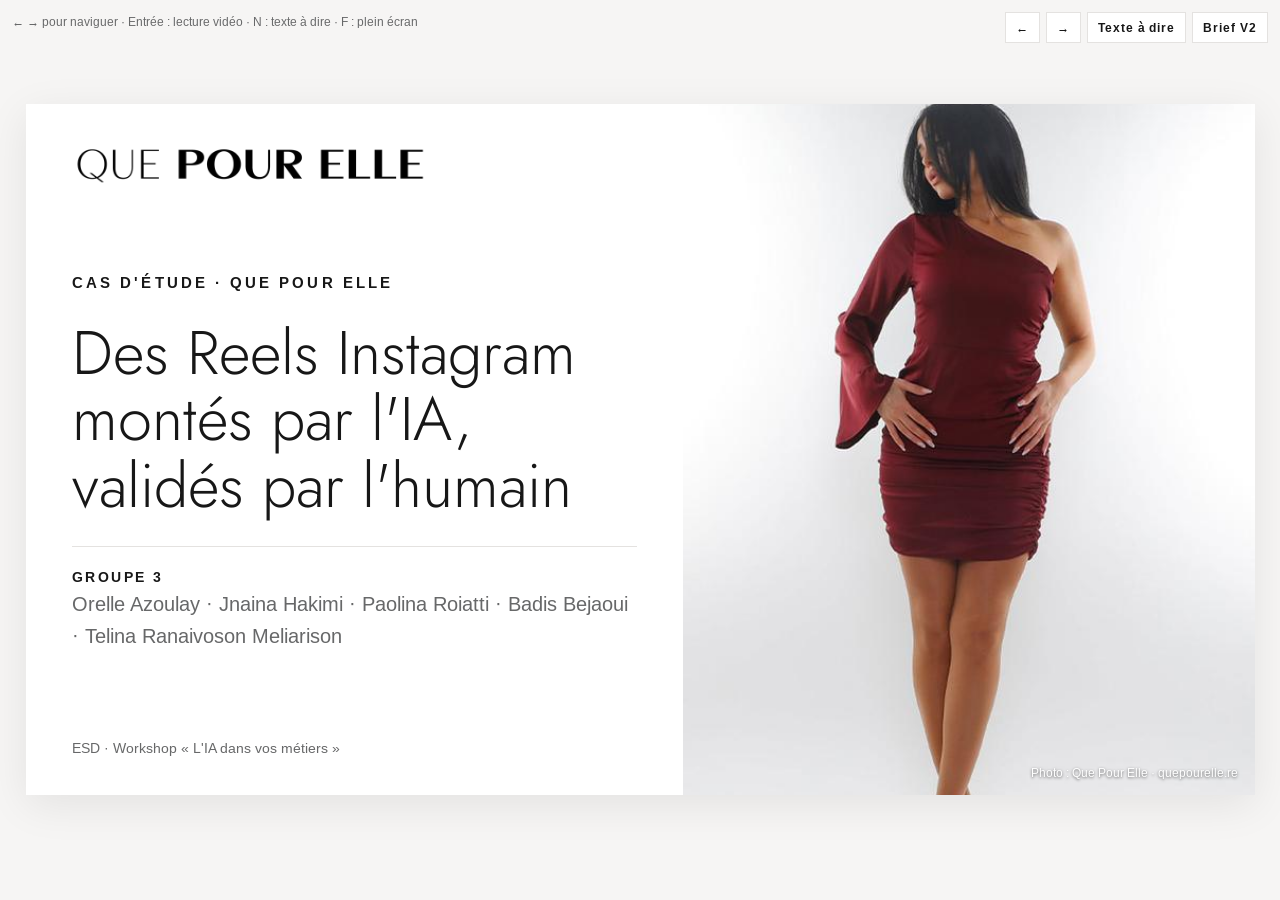
<file: pitch.html>
<!doctype html>
<html lang="fr">
<head>
<meta charset="utf-8">
<meta name="viewport" content="width=device-width,initial-scale=1,viewport-fit=cover">
<title>Que Pour Elle × IA · Pitch</title>
<meta name="description" content="Pitch du groupe 3 (Workshop IA, ESD) : Reels Instagram de Que Pour Elle filmés avec notre DA et montés par l'IA, en 10 slides, avec une vidéo de conclusion.">
<link rel="preconnect" href="https://fonts.googleapis.com">
<link rel="preconnect" href="https://fonts.gstatic.com" crossorigin>
<link rel="stylesheet" href="https://fonts.googleapis.com/css2?family=Arimo:wght@400;500;700&family=Jost:wght@300;400;600&display=swap">
<style>
/* Deck 16:9 monochrome, DA quepourelle.re. Une slide visible à la fois sur grand écran ; empilées sur téléphone. */
:root{--bg:#ffffff;--ink:#171717;--text:#676869;--line:#e4e2e0;--surface:#f6f5f4;--risk:#c8432f;--ok:#2f6b4f;--warn:#a8610a;
  --display:"Jost","Futura","Century Gothic",system-ui,sans-serif;--body:"Arimo","Helvetica Neue",Arial,sans-serif;--logo:none}
@media (prefers-color-scheme:dark){:root:not([data-theme="light"]){--bg:#121212;--ink:#f3f2f1;--text:#a9a8a7;--line:#2e2d2c;--surface:#1c1b1b;--risk:#ef7a66;--ok:#7cc4a0;--warn:#e8a656;--logo:invert(1);color-scheme:dark}}
:root[data-theme="dark"]{--bg:#121212;--ink:#f3f2f1;--text:#a9a8a7;--line:#2e2d2c;--surface:#1c1b1b;--risk:#ef7a66;--ok:#7cc4a0;--warn:#e8a656;--logo:invert(1);color-scheme:dark}
*{box-sizing:border-box}
html,body{margin:0;height:100%}
body{background:var(--surface);color:var(--text);font-family:var(--body);overflow:hidden}
.deck{position:fixed;inset:0;display:grid;place-items:center}
.slide{width:min(96vw,calc(88vh*16/9));aspect-ratio:16/9;background:var(--bg);display:none;position:relative;
  padding:4.5% 6%;container-type:inline-size;box-shadow:0 10px 40px rgba(0,0,0,.08)}
.slide.on{display:grid;grid-template-rows:auto 1fr auto;gap:3cqi}
.slide header{display:flex;justify-content:space-between;align-items:center;font-size:1.3cqi;letter-spacing:.18em;text-transform:uppercase;color:var(--ink);font-weight:700}
.slide header img{height:2.2cqi;width:auto;filter:var(--logo)}
h1,h2{font-family:var(--display);color:var(--ink);font-weight:300;margin:0;text-wrap:balance;line-height:1.08}
h1{font-size:5.4cqi}
h2{font-size:4cqi}
p{margin:0}
.body{display:grid;gap:2.4cqi;align-content:center;font-size:1.75cqi;line-height:1.5;min-height:0}
strong{color:var(--ink)}
.split{display:grid;grid-template-columns:1.3fr 1fr;gap:4cqi;align-items:center}
.split img{width:100%;aspect-ratio:4/5;object-fit:cover;object-position:center 15%;max-height:34cqi;display:block}
.cred{font-size:1cqi;margin-top:.6cqi}
.big{font-family:var(--display);font-size:4.4cqi;color:var(--ink);font-weight:300;line-height:1;font-variant-numeric:tabular-nums}
.row{display:grid;grid-template-columns:repeat(var(--n,3),1fr);gap:2.4cqi}
.cell{border-top:.35cqi solid var(--ink);padding-top:1.4cqi;display:grid;gap:.8cqi;align-content:start}
.cell b{font-size:1.15cqi;letter-spacing:.16em;text-transform:uppercase;color:var(--ink)}
.steps{display:grid;grid-template-columns:repeat(6,1fr);gap:1cqi;font-size:1.45cqi}
.steps div{border:1px solid var(--line);padding:1.4cqi;display:grid;gap:.8cqi;align-content:start}
.w{font-size:.95cqi;letter-spacing:.14em;text-transform:uppercase;font-weight:700;padding:.3cqi .8cqi;border-radius:99px;width:max-content}
.w.h{background:var(--ink);color:var(--bg)} .w.r{border:1px solid var(--ink);color:var(--ink)} .w.ia{color:var(--ok);border:1px solid var(--ok)}
.warn{color:var(--warn);font-weight:700}
.stop{background:var(--ink);color:var(--bg);padding:2.4cqi;display:grid;gap:1cqi}
.stop strong{color:var(--bg)}
ul{margin:0;padding-left:1.2em;display:grid;gap:.6cqi}
.slide footer{display:flex;justify-content:space-between;font-size:1.1cqi;color:var(--text)}
.notes{position:fixed;left:0;right:0;bottom:0;background:var(--ink);color:var(--bg);font-size:15px;line-height:1.5;
  padding:14px max(16px,env(safe-area-inset-left,0px)) calc(14px + env(safe-area-inset-bottom,0px));max-height:34vh;overflow:auto;display:none}
.notes.on{display:block}
.notes b{letter-spacing:.12em;text-transform:uppercase;font-size:12px}
.ctrl{position:fixed;right:max(12px,env(safe-area-inset-right,0px));top:calc(12px + env(safe-area-inset-top,0px));display:flex;gap:6px;z-index:5}
.ctrl button,.ctrl a{font:600 12px var(--body);letter-spacing:.08em;background:var(--bg);color:var(--ink);border:1px solid var(--line);padding:7px 10px;cursor:pointer;text-decoration:none}
.ctrl button:focus-visible,.ctrl a:focus-visible{outline:2px solid var(--ink)}
.hint{position:fixed;left:max(12px,env(safe-area-inset-left,0px));top:calc(14px + env(safe-area-inset-top,0px));font-size:12px}
@media (max-width:700px){
  body{overflow:auto}
  .deck{position:static;display:grid;gap:16px;padding:16px max(16px,env(safe-area-inset-left,0px)) 16px max(16px,env(safe-area-inset-right,0px))}
  .slide,.slide.on{display:grid;grid-template-rows:auto 1fr auto;gap:12px;width:100%;aspect-ratio:auto;padding:22px 18px}
  .slide header{font-size:10px}.slide header img{height:14px}
  h1{font-size:28px}h2{font-size:23px}.body{font-size:15px;gap:14px}.big{font-size:34px}
  .split,.row{grid-template-columns:1fr}.steps{grid-template-columns:1fr 1fr;font-size:13px}
  .split img{max-height:260px;aspect-ratio:4/3}.cell b,.w{font-size:10px}.cred,.slide footer{font-size:10px}
  .steps div,.cell,.stop{padding:10px}
  .ctrl,.hint,.notes{display:none!important}
  .mnote{display:block!important;font-size:13px;border-top:1px solid var(--line);padding-top:10px;color:var(--text)}
}
.mnote{display:none}
@media (prefers-reduced-motion:no-preference){.slide.on{animation:in .25s ease-out}@keyframes in{from{opacity:.4}to{opacity:1}}}
.flow8{display:grid;grid-template-columns:repeat(4,1fr);gap:1.4cqi 2.6cqi;list-style:none;margin:0;padding:0;counter-reset:f;font-size:1.3cqi;line-height:1.4}
.flow8 li{position:relative;border:1px solid var(--line);padding:1.1cqi 1.2cqi;display:grid;gap:.5cqi;align-content:start;counter-increment:f}
.flow8 li::before{content:counter(f,decimal-leading-zero);font-family:var(--display);font-size:2cqi;font-weight:300;color:var(--ink);line-height:1}
.flow8 li:not(:nth-child(4n))::after{content:"→";position:absolute;right:-2.1cqi;top:50%;transform:translateY(-50%);color:var(--ink);font-size:1.8cqi}
.flow8 b{color:var(--ink);font-size:1.35cqi}
.flow8 .ai{background:color-mix(in srgb,var(--ok) 10%,var(--bg));border-color:var(--ok)}
.flow8 .hu{background:var(--ink);color:var(--bg);border-color:var(--ink)}.flow8 .hu::before,.flow8 .hu b{color:var(--bg)}
.flow8 .hu .w.h{background:var(--bg);color:var(--ink)}
.flow8 .off{border-style:dashed;background:var(--surface)}.flow8 .off>*{opacity:.6}
.w.x{border:1px dashed var(--text);color:var(--text)}
.cycle{display:flex;flex-wrap:wrap;gap:.8cqi;align-items:center;font-size:1.15cqi}
.cycle code{font:700 1cqi/1 var(--body);letter-spacing:.08em;padding:.6cqi .9cqi;border:1px solid var(--ink);color:var(--ink)}
.cycle .ok{border-color:var(--ok);color:var(--ok)}.cycle .hu{background:var(--ink);color:var(--bg)}.cycle .off{border-style:dashed;border-color:var(--text);color:var(--text)}
@media (max-width:700px){.flow8{grid-template-columns:1fr 1fr;font-size:13px;gap:10px}.flow8 li::after{content:none!important}.flow8 b{font-size:13px}.flow8 li::before{font-size:18px}.cycle{font-size:12px}.cycle code{font-size:11px;padding:5px 7px}}
.slide.vid{padding:0;background:#000}
.slide.vid.on{display:block}
.slide.vid video{width:100%;height:100%;display:block;object-fit:contain;background:#000}
.slide.vid .play{position:absolute;inset:0;display:grid;place-items:end center;padding-bottom:7%;background:rgba(0,0,0,.18);border:0;cursor:pointer;color:#fff;font:600 1.6cqi var(--body);letter-spacing:.14em;text-transform:uppercase}
.slide.vid .play span{background:#171717;padding:1.4cqi 2.4cqi}
.slide.vid.playing .play{display:none}
.slide.vid .play:focus-visible span{outline:2px solid #fff}
@media (max-width:700px){.slide.vid,.slide.vid.on{display:block;padding:0;aspect-ratio:16/9}.slide.vid .play{font-size:13px}}
.cover{padding:0;grid-template-columns:1.15fr 1fr!important;grid-template-rows:1fr!important;gap:0!important}
.cover .txt{padding:6% 7%;display:grid;grid-template-rows:auto 1fr auto;gap:3cqi}
.cover .txt>img{height:3.4cqi;width:auto;filter:var(--logo)}
.cover .mid{display:grid;gap:2.2cqi;align-content:center}
.cover .kick{font-size:1.25cqi;letter-spacing:.2em;text-transform:uppercase;font-weight:700;color:var(--ink)}
.cover h1{font-size:5cqi}
.cover .names{font-size:1.6cqi;line-height:1.6;border-top:1px solid var(--line);padding-top:1.6cqi}
.cover .names b{display:block;font-size:1.1cqi;letter-spacing:.18em;text-transform:uppercase;color:var(--ink)}
.cover .ph{margin:0;position:relative;min-height:0}
.cover .ph img{width:100%;height:100%;object-fit:cover;object-position:center 20%;display:block}
.cover .ph figcaption{position:absolute;right:1.4cqi;bottom:1.2cqi;font-size:1cqi;color:#fff;text-shadow:0 1px 3px rgba(0,0,0,.6)}
.cover footer{font-size:1.1cqi}
.team5{--n:5}.team5 .cell{font-size:1.35cqi;line-height:1.45}.team5 h3{font-family:var(--display);font-weight:400;font-size:2.1cqi;color:var(--ink);margin:0;line-height:1.1}
@media (max-width:700px){.cover,.cover.on{grid-template-columns:1fr!important;padding:0}.cover .txt{padding:22px 18px;gap:14px}.cover .txt>img{height:18px}
  .cover .kick,.cover .names b{font-size:10px}.cover h1{font-size:28px}.cover .names{font-size:14px}.cover .ph img{height:240px}.cover .ph figcaption{font-size:10px}
  .team5 .cell{font-size:14px}.team5 h3{font-size:19px}.cover footer{font-size:11px}.cover .mnote{margin:0 18px 18px}}
</style>
</head>
<body>
<p class="hint">← → pour naviguer · Entrée : lecture vidéo · N : texte à dire · F : plein écran</p>
<div class="ctrl"><button type="button" id="prev" aria-label="Slide précédente">←</button><button type="button" id="next" aria-label="Slide suivante">→</button><button type="button" id="tn">Texte à dire</button><a href="index.html">Brief V2</a></div>

<main class="deck">

<section class="slide cover on" data-note="Bonjour, nous sommes le groupe 3 : Orelle, Jnaina, Paolina, Badis et Telina. Notre cas d'étude : Que Pour Elle, une boutique de vêtements pour femmes à La Réunion. Nous allons vous montrer comment l'IA peut monter ses Reels Instagram, ce que ça coûte, ce que ça rapporte, et ce qu'il faut sécuriser avant de lancer.">
  <div class="txt">
    <img src="img/logo.png" alt="Que Pour Elle" width="800" height="94">
    <div class="mid">
      <p class="kick">Cas d'étude · Que Pour Elle</p>
      <h1>Des Reels Instagram montés par l'IA, validés par l'humain</h1>
      <p class="names"><b>Groupe 3</b>Orelle Azoulay · Jnaina Hakimi · Paolina Roiatti · Badis Bejaoui · Telina Ranaivoson Meliarison</p>
    </div>
    <footer><span>ESD · Workshop « L'IA dans vos métiers »</span></footer>
  </div>
  <figure class="ph"><img src="img/s_Gabarit.jpg" alt="Robe rouge de la collection Que Pour Elle" width="600" height="900"><figcaption>Photo : Que Pour Elle · quepourelle.re</figcaption></figure>
  <p class="mnote">À dire : bonjour, nous sommes le groupe 3. Notre cas d'étude : Que Pour Elle, et ses Reels Instagram montés par l'IA.</p>
</section>

<section class="slide" data-note="Chacun a un rôle. Orelle est cheffe de projet : elle cadre le besoin et coordonne. Jnaina a conçu le workflow n8n. Paolina rédige et teste les consignes envoyées aux IA. Badis, photographe et directeur de création, garde la direction artistique de la marque. Telina a étudié le budget, les risques et les conditions de lancement.">
  <header><img src="img/logo.png" alt="" width="800" height="94"><span>Groupe 3</span></header>
  <div class="body">
    <h2>L'équipe et le rôle de chacun</h2>
    <div class="row team5">
      <div class="cell"><b>Cheffe de projet</b><h3>Orelle Azoulay</h3><p>Cadre le besoin de la boutique, coordonne l'équipe et suit les étapes.</p></div>
      <div class="cell"><b>Automatisation</b><h3>Jnaina Hakimi</h3><p>Conçoit le workflow n8n et connecte les outils entre eux.</p></div>
      <div class="cell"><b>Responsable IA</b><h3>Paolina Roiatti</h3><p>Rédige et teste les consignes (prompts) envoyées aux IA.</p></div>
      <div class="cell"><b>Création et social media</b><h3>Badis Bejaoui</h3><p>Photographe et directeur de création, garant de l'identité de la marque.</p></div>
      <div class="cell"><b>Stratégie et déploiement</b><h3>Telina Ranaivoson Meliarison</h3><p>Étudie le budget, les risques et les conditions de lancement du pilote.</p></div>
    </div>
  </div>
  <footer><span>2 / 10 · L'équipe</span><span>ESD · Workshop IA</span></footer>
  <p class="mnote">À dire : cinq rôles, de la coordination à la création, en passant par l'automatisation, l'IA et la stratégie.</p>
</section>

<section class="slide" data-note="Notre cas : Que Pour Elle, une boutique de vêtements pour femmes à La Réunion. Aujourd'hui, un Reel demande environ 1 h 30 à sa Community Manager, et le montage des vidéos de shooting est souvent payé à un vidéaste. Après réflexion, nous avons tranché : l'IA ne remplace pas la création. Nos shootings restent faits avec notre propre direction artistique. En revanche, l'IA peut prendre en charge tout le montage. Notre question : peut-elle le faire aussi bien, plus vite et pour moins cher ?">
  <header><img src="img/logo.png" alt="Que Pour Elle" width="800" height="94"><span>Groupe 3 · Brief V2</span></header>
  <div class="body split">
    <div style="display:grid;gap:2cqi">
      <h1>On filme avec notre DA, l'IA monte, la CM décide</h1>
      <p>Que Pour Elle, shop de vêtements pour femmes à La Réunion. Aujourd'hui : <strong>≈ 12 000 €</strong> par an de vidéaste, montage compris, et <strong>1 h 30</strong> de CM par Reel.</p>
    </div>
    <figure style="margin:0"><img src="img/s_bagatelle3.jpg" alt="Robe longue dégradée Que Pour Elle" width="600" height="900"><figcaption class="cred">Photo : Que Pour Elle · quepourelle.re</figcaption></figure>
  </div>
  <footer><span>3 / 10 · Le problème</span><span>ESD · Workshop IA</span></footer>
  <p class="mnote">À dire : on garde les shootings et notre DA. L'IA peut-elle faire tout le montage, aussi bien et pour moins cher ?</p>
</section>

<section class="slide" data-note="Notre solution est un workflow, pas un agent : les étapes sont fixées à l'avance. Tout commence par un shooting humain : notre direction artistique choisit les tenues, le cadre, les plans de caméra, le défilé et la démarche. C'est la limite que nous avons posée : l'IA ne crée pas l'image de la marque. Ensuite, la CM donne les rushes à un outil de montage par IA, qui monte le Reel de A à Z : rythme, musique, transitions, motion design, changements de plan. En parallèle, GPT rédige la légende et Claude la relit. À la fin, c'est la CM seule qui valide et programme. Nous n'entraînons aucun modèle : ni supervisé, ni non supervisé.">
  <header><img src="img/logo.png" alt="" width="800" height="94"><span>L'approche</span></header>
  <div class="body">
    <h2>L'humain crée, l'IA monte, la CM décide</h2>
    <div class="steps">
      <div><span class="w h">Humain</span>Shooting avec notre DA : tenues, plans, défilé</div>
      <div><span class="w h">Humain</span>La CM choisit les rushes autorisés</div>
      <div><span class="w ia">IA · montage</span>Rythme, musique, transitions, motion design</div>
      <div><span class="w ia">IA générative</span>GPT-5.5 rédige la légende</div>
      <div><span class="w ia">IA générative</span>Claude contrôle faits, prix, ton</div>
      <div><span class="w h">Humain</span>La CM valide et programme dans Meta</div>
    </div>
    <p><strong>L'IA ne crée pas l'image de la marque</strong> : elle monte nos rushes. Aucun modèle entraîné, aucune image générée.</p>
  </div>
  <footer><span>4 / 10 · La solution</span><span>ESD · Workshop IA</span></footer>
  <p class="mnote">À dire : shooting avec notre DA, l'IA monte les rushes de A à Z, GPT rédige la légende, Claude contrôle, la CM décide.</p>
</section>

<section class="slide" data-note="Et ce n'est pas qu'un plan : nous avons construit un prototype dans n8n. Il est en mode préparation, il ne publie rien. On le lance à la main. Il lit notre calendrier Instagram dans Google Sheets et prend la prochaine ligne à préparer. S'il manque des informations sur le produit, il ne rédige rien et signale la ligne. Sinon, GPT rédige la légende, et Claude la relit comme un second regard : faits, prix, ton. Le résultat revient dans le calendrier, prêt ou à revoir. Ensuite c'est la CM : elle ajoute la vidéo montée par l'IA, vérifie les droits et valide. La publication automatique existe, mais nous l'avons volontairement coupée.">
  <header><img src="img/logo.png" alt="" width="800" height="94"><span>Le prototype n8n</span></header>
  <div class="body" style="gap:1.8cqi">
    <h2>Notre workflow n8n, construit et testé à la main</h2>
    <ol class="flow8">
      <li><span class="w r">Règle</span><b>Test manuel</b><span>Un test à la fois. Pas de lancement auto.</span></li>
      <li><span class="w r">Règle</span><b>Calendrier Sheets</b><span>Prend la ligne suivante à préparer.</span></li>
      <li><span class="w r">Règle</span><b>Faits suffisants ?</b><span>Sinon : rien n'est rédigé, à revoir.</span></li>
      <li class="ai"><span class="w ia">IA</span><b>GPT-5.5 rédige</b><span>La légende, à partir des seuls faits.</span></li>
      <li class="ai"><span class="w ia">IA</span><b>Claude contrôle</b><span>Faits, prix, ton. Rend un verdict.</span></li>
      <li><span class="w r">Règle</span><b>Retour au calendrier</b><span>Légende + statut prêt ou à revoir.</span></li>
      <li class="hu"><span class="w h">Humain</span><b>La CM valide</b><span>Vidéo montée par l'IA, droits, corrections.</span></li>
      <li class="off"><span class="w x">Désactivé</span><b>Publication</b><span>Construite, mais coupée exprès.</span></li>
    </ol>
    <div class="cycle"><code>GENERATE</code>→<code class="ok">CONTENT_READY</code>ou<code>REVIEW</code>→<code class="hu">READY</code>→<code class="off">PUBLIÉ · OFF</code></div>
  </div>
  <footer><span>5 / 10 · Le prototype</span><span>ESD · Workshop IA</span></footer>
  <p class="mnote">À dire : prototype n8n réel, en mode préparation. GPT rédige, Claude contrôle, la CM valide. La publication automatique est coupée.</p>
</section>

<section class="slide" data-note="Les outils qu'on choisit. Un point important : un abonnement Claude Pro ne convient pas. C'est un compte personnel, sans accès API, et les conversations y servent à l'entraînement par défaut. Pour un usage d'entreprise, il faut les API d'OpenAI et d'Anthropic sous conditions commerciales : pas d'entraînement sur nos données par défaut, et un contrat de traitement avec chacun. Deux éditeurs, c'est voulu : celui qui contrôle n'est pas celui qui a écrit. Pour le montage, un outil comme CapCut Pro, autour de 200 euros par an, à comparer avec Descript. Attention : ses conditions d'utilisation doivent être relues, car nos rushes montrent des mannequins. Côté accès, le workflow ne voit que le calendrier, jamais les clientes, et sa branche de publication est coupée. Notre niveau de vigilance est orange : c'est possible, à condition que les contrats soient vérifiés.">
  <header><img src="img/logo.png" alt="" width="800" height="94"><span>Intégration</span></header>
  <div class="body">
    <h2>Les outils qu'on choisit, et ce à quoi ils ont accès</h2>
    <div class="row" style="--n:3">
      <div class="cell"><b>Modèle</b><p>API <strong>GPT-5.5</strong> pour rédiger, API <strong>Claude Sonnet 5.5</strong> pour contrôler. <span class="warn">Pas d'abonnement perso</span> (Claude Pro, ChatGPT Plus) : pas d'API.</p></div>
      <div class="cell"><b>Application</b><p><strong>Montage IA</strong> : CapCut Pro, Descript à comparer. <strong>n8n Cloud</strong> (Europe) et <strong>Google Sheets</strong> pour la légende.</p></div>
      <div class="cell"><b>Accès</b><p>Les <strong>rushes autorisés</strong> et le calendrier seulement. Aucune donnée cliente. <strong>Publication coupée</strong>.</p></div>
    </div>
    <p><span class="warn">Vigilance orange</span> : possible si les contrats, les accès et l'usage sont validés.</p>
  </div>
  <footer><span>6 / 10 · Ce qu'on met en place</span><span>ESD · Workshop IA</span></footer>
  <p class="mnote">À dire : pas d'abonnement perso, il faut les API. GPT rédige, Claude contrôle : deux éditeurs, deux contrats. Outil de montage : conditions à relire. Publication coupée. Vigilance orange.</p>
</section>

<section class="slide" data-note="Ce qu'on sécurise avant et après. Avant : les mannequins sont reconnaissables, donc il faut vérifier que leurs contrats couvrent les Reels et le traitement par un outil d'IA hors Union européenne. Seul un dossier de rushes autorisés est envoyé à l'outil de montage. On demande à chaque fournisseur un contrat de traitement des données, la durée de conservation, la région, et ses chiffres de consommation. Côté règles : nous sommes déployeurs, l'usage est à risque minimal, mais l'obligation de transparence est en vigueur depuis août 2026, et un prix faux peut être une pratique commerciale trompeuse. Ces points, on les fait valider par un juriste, on ne les tranche pas seuls. Après : la CM vérifie tout avant publication.">
  <header><img src="img/logo.png" alt="" width="800" height="94"><span>Données et juridique</span></header>
  <div class="body">
    <h2>Ce qu'on sécurise avant et après</h2>
    <div class="row" style="--n:3">
      <div class="cell"><b>Personnes</b><p>Mannequins reconnaissables : contrats à vérifier. Seul un dossier <strong>« rushes autorisés »</strong> part au montage.</p></div>
      <div class="cell"><b>Fournisseurs</b><p>Contrat de traitement, conservation, région, sous-traitants, <strong>consommation publiée</strong>.</p></div>
      <div class="cell"><b>Règles</b><p>AI Act : déployeur, risque minimal, transparence depuis le 2 août 2026. Prix faux = pratique trompeuse. <strong>Validé par un juriste.</strong></p></div>
    </div>
    <p>Biais : le casting et les rushes sont choisis par l'équipe, pas par l'IA. La CM suit chaque mois les tailles et morphologies mises en avant.</p>
  </div>
  <footer><span>7 / 10 · Contexte et cadre</span><span>ESD · Workshop IA</span></footer>
  <p class="mnote">À dire : contrats des mannequins, questions aux fournisseurs, AI Act (déployeur, risque minimal, transparence), validation par un juriste.</p>
</section>

<section class="slide" data-note="Combien ça coûte et combien ça rapporte, sans enjoliver. Sur une année, avec une quinzaine de collections. Les shootings ne changent pas : environ 15 sessions à 300 euros, soit 4 500 euros, dans les deux colonnes. Ce qui change, c'est le vidéaste. Aujourd'hui, tournage et montage reviennent à environ 1 000 euros par mois, soit 12 000 euros par an. Si l'IA fait le montage, il ne reste que le tournage : 600 euros par mois, soit 7 200 euros. On économise donc 4 800 euros, pour environ 520 euros d'abonnements. Résultat : environ 4 280 euros économisés en caisse dès la première année, et 72 heures libérées pour la CM en bonus. À une condition : que le montage de l'IA vaille celui du vidéaste. C'est ce que nous testons.">
  <header><img src="img/logo.png" alt="" width="800" height="94"><span>Coûts et apports</span></header>
  <div class="body">
    <h2>Combien ça coûte, combien ça rapporte</h2>
    <div class="row" style="--n:3">
      <div class="cell"><b>Avant · sans IA</b><span class="big">≈ 16 500 €</span><p>Vidéaste tournage + montage ≈&nbsp;12&nbsp;000&nbsp;€, shootings ≈&nbsp;4&nbsp;500&nbsp;€.</p></div>
      <div class="cell"><b>Après · IA au montage</b><span class="big">≈ 12 220 €</span><p>Vidéaste tournage seul ≈&nbsp;7&nbsp;200&nbsp;€, shootings ≈&nbsp;4&nbsp;500&nbsp;€, abonnements ≈&nbsp;520&nbsp;€.</p></div>
      <div class="cell"><b>Notre lecture</b><span class="big">≈ 4 280 €</span><p><strong>économisés par an</strong>, + 72 h libérées pour la CM. Si le montage IA vaut celui du vidéaste.</p></div>
    </div>
    <p>Les shootings restent : c'est notre DA. Alternative sans IA à comparer : la CM monte elle-même avec des modèles CapCut.</p>
  </div>
  <footer><span>8 / 10 · Le coût complet</span><span>ESD · Workshop IA</span></footer>
  <p class="mnote">À dire : vidéaste 12 000 € → 7 200 € sans le montage, shootings inchangés (4 500 €), 520 € d'abonnements. ≈ 4 280 € économisés par an, + 72 h de CM.</p>
</section>

<section class="slide" data-note="Les risques et quand on s'arrête. Le risque principal, c'est un prix ou une promo faux publié : il touche les clientes et la boutique. Nos mesures : Claude contrôle la légende, puis la CM vérifie. Deuxième risque, propre à notre choix : un montage générique, qui ne ressemble pas à notre DA. La CM peut refuser, et trois refus de suite arrêtent l'usage. Côté environnement, l'IA monte nos rushes, elle ne génère pas d'images, et on limite à 3 régénérations. Et surtout, on sait s'arrêter : une seule erreur de prix publiée, et on suspend. La CM peut bloquer n'importe quel Reel, et la gérante peut arrêter tout le système.">
  <header><img src="img/logo.png" alt="" width="800" height="94"><span>Risques</span></header>
  <div class="body">
    <h2>Les risques, et quand on arrête</h2>
    <div class="split" style="grid-template-columns:1fr 1fr">
      <ul>
        <li><strong>Prix ou promo faux publié</strong> : contrôle par Claude + vérification de la CM.</li>
        <li><strong>Montage hors DA</strong> : modèle validé par la DA, la CM refuse si besoin.</li>
        <li><strong>Rush hors contrat</strong> : dossier « rushes autorisés », géré par la gérante.</li>
        <li><strong>Relecture trop lourde</strong> : temps suivis, 3 régénérations au maximum.</li>
        <li><strong>Empreinte</strong> : pas d'image générée, 3 régénérations au maximum.</li>
      </ul>
      <div class="stop">
        <p><strong>On suspend si :</strong></p>
        <ul><li>1 erreur de prix est publiée</li><li>le montage IA est refusé 3 fois de suite</li><li>l'engagement baisse pendant un mois</li></ul>
        <p>La CM bloque un Reel. La gérante arrête le système.</p>
      </div>
    </div>
  </div>
  <footer><span>9 / 10 · Risques et arrêt</span><span>ESD · Workshop IA</span></footer>
  <p class="mnote">À dire : risque n°1, un prix faux. Risque n°2, un montage hors DA. Une erreur publiée ou 3 refus de suite = suspension.</p>
</section>

<section class="slide" data-note="Notre recommandation : lancer un test encadré, pas un déploiement. Cette semaine, nous allons chronométrer la méthode actuelle, comparer, sur les mêmes rushes, le montage de l'IA et celui du vidéaste, notés à l'aveugle, et vérifier que Claude attrape bien des erreurs glissées exprès dans les légendes. En parallèle, la gérante vérifie les contrats des mannequins, et nous demandons aux fournisseurs leurs garanties. Si le montage de l'IA ne vaut pas celui du vidéaste, nous le dirons, et ce sera une conclusion valable. Merci, nous avons vos questions.">
  <header><img src="img/logo.png" alt="" width="800" height="94"><span>Décision</span></header>
  <div class="body">
    <h2>Notre recommandation : un test encadré, pas un déploiement</h2>
    <div class="row" style="--n:3">
      <div class="cell"><b>On mesure</b><p>Le temps réel d'un Reel aujourd'hui, sur 3 essais, corrections comprises.</p></div>
      <div class="cell"><b>On compare</b><p>Montage IA contre montage du vidéaste, mêmes rushes, à l'aveugle. Grille fixée avant.</p></div>
      <div class="cell"><b>On fait valider</b><p>Devis du vidéaste pour un tournage seul, contrats des mannequins, conditions de l'outil de montage.</p></div>
    </div>
    <p>Si le montage de l'IA ne vaut pas celui du vidéaste, <strong>nous le dirons</strong>. C'est aussi une bonne conclusion.</p>
  </div>
  <footer><span>10 / 10 · La suite</span><span>Brief complet : paolina-ai.github.io/que-pour-elle-ia</span></footer>
  <p class="mnote">À dire : un test encadré, pas un déploiement. On mesure, on compare, on fait valider. Si l'IA ne fait pas mieux, on le dira.</p>
</section>

<section class="slide vid" data-note="Vidéo de conclusion, 25 secondes, avec son. Elle se lance seule ; ensuite, place aux questions.">
  <video src="video/conclusion.mp4" poster="video/conclusion.jpg" preload="auto" playsinline aria-label="Vidéo de conclusion : ce qu'on retient"></video>
  <button type="button" class="play"><span>▶ Lancer la conclusion · 25 s</span></button>
</section>

</main>
<aside class="notes" id="notes" aria-live="polite"></aside>

<script>
(function(){
  var s=[].slice.call(document.querySelectorAll('.slide')),i=0,notes=document.getElementById('notes');
  function vids(){s.forEach(function(e,k){var v=e.querySelector('video');if(v&&k!==i&&!v.paused){v.pause();v.currentTime=0;e.classList.remove('playing')}})}
  function play(e){var v=e.querySelector('video');if(!v)return;var p=v.play();e.classList.add('playing');if(p&&p.catch)p.catch(function(){e.classList.remove('playing')})}
  s.forEach(function(e){var v=e.querySelector('video');if(!v)return;e.querySelector('.play').onclick=function(){play(e)};
    v.onclick=function(){if(v.paused){play(e)}else{v.pause();e.classList.remove('playing')}};v.onended=function(){e.classList.remove('playing')}});
  function show(n,auto){var was=i;i=Math.max(0,Math.min(s.length-1,n));if(i===was)auto=0;s.forEach(function(e,k){e.classList.toggle('on',k===i)});vids();if(auto&&s[i].classList.contains('vid'))play(s[i]);
    notes.innerHTML='<b>Texte à dire · slide '+(i+1)+'</b><br>'+s[i].getAttribute('data-note');
    if(location.hash!=='#s'+(i+1))history.replaceState(null,'','#s'+(i+1));}
  document.getElementById('prev').onclick=function(){show(i-1,1)};
  document.getElementById('next').onclick=function(){show(i+1,1)};
  document.getElementById('tn').onclick=function(){notes.classList.toggle('on')};
  document.addEventListener('keydown',function(e){
    if(e.key==='ArrowRight'||e.key===' '||e.key==='PageDown'){e.preventDefault();show(i+1,1)}
    else if(e.key==='ArrowLeft'||e.key==='PageUp'){e.preventDefault();show(i-1,1)}
    else if(e.key==='Enter'&&s[i].classList.contains('vid')){e.preventDefault();var v=s[i].querySelector('video');if(v.paused){play(s[i])}else{v.pause();s[i].classList.remove('playing')}}
    else if(e.key==='n'||e.key==='N'){notes.classList.toggle('on')}
    else if(e.key==='f'||e.key==='F'){if(document.fullscreenElement){document.exitFullscreen()}else if(document.documentElement.requestFullscreen){document.documentElement.requestFullscreen().catch(function(){})}}
  });
  function fromHash(){var m=/^#s(\d+)$/.exec(location.hash);if(m)show(parseInt(m[1],10)-1)}
  window.addEventListener('hashchange',fromHash);
  show(0);fromHash();
})();
</script>
</body>
</html>
</file>
<file: style.css>
/* Layout : boutique éditoriale monochrome, comme quepourelle.re. Colonne de lecture + fiche système en 3 colonnes. */
:root{
  --bg:#ffffff;
  --surface:#f6f5f4;
  --ink:#171717;
  --text:#676869;
  --line:#e4e2e0;
  --risk:#c8432f;
  --risk-soft:#fbeeeb;
  --ok:#2f6b4f;
  --ok-soft:#eaf3ee;
  --display:"Jost","Futura","Century Gothic",system-ui,sans-serif;
  --body:"Arimo","Helvetica Neue",Arial,sans-serif;
  --logo-filter:none;
}
@media (prefers-color-scheme:dark){:root:not([data-theme="light"]){
  --bg:#121212;--surface:#1c1b1b;--ink:#f3f2f1;--text:#a9a8a7;--line:#2e2d2c;
  --risk:#ef7a66;--risk-soft:#2a1a17;--ok:#7cc4a0;--ok-soft:#16241d;--logo-filter:invert(1);color-scheme:dark}}
:root[data-theme="dark"]{
  --bg:#121212;--surface:#1c1b1b;--ink:#f3f2f1;--text:#a9a8a7;--line:#2e2d2c;
  --risk:#ef7a66;--risk-soft:#2a1a17;--ok:#7cc4a0;--ok-soft:#16241d;--logo-filter:invert(1);color-scheme:dark}

*{box-sizing:border-box}
body{background:var(--bg);color:var(--text);font-family:var(--body);font-size:16px;line-height:1.6;
  padding-left:max(16px,env(safe-area-inset-left,0px));padding-right:max(16px,env(safe-area-inset-right,0px))}
.wrap{max-width:1120px;margin:0 auto}
h1,h2,h3{font-family:var(--display);color:var(--ink);text-wrap:balance;margin:0;font-weight:400}
h1{font-size:clamp(2rem,5vw,3.4rem);line-height:1.08;font-weight:300;letter-spacing:-.01em}
h2{font-size:clamp(1.5rem,3vw,2.1rem);line-height:1.15;font-weight:300}
h3{font-size:1.1rem;font-weight:600;letter-spacing:.02em}
p{margin:0}
strong{color:var(--ink);font-weight:700}
.eyebrow{font-family:var(--body);font-size:.72rem;letter-spacing:.18em;text-transform:uppercase;color:var(--ink);font-weight:700}
.muted{color:var(--text)}
a{color:var(--ink);text-underline-offset:3px}
a:focus-visible{outline:2px solid var(--ink);outline-offset:3px}

/* Annonce + en-tête */
.announce{background:var(--ink);color:var(--bg);text-align:center;font-size:.75rem;letter-spacing:.16em;text-transform:uppercase;
  padding-block:10px;margin-left:calc(-1*max(16px,env(safe-area-inset-left,0px)));margin-right:calc(-1*max(16px,env(safe-area-inset-right,0px)))}
header.top{display:flex;flex-direction:column;align-items:center;gap:10px;padding-block:36px 28px;border-bottom:1px solid var(--line)}
header.top img{width:min(340px,80%);height:auto;filter:var(--logo-filter)}
header.top .tag{font-size:.8rem;letter-spacing:.14em;text-transform:uppercase}

section{padding-block:56px;border-bottom:1px solid var(--line);display:grid;gap:28px}
.hero{display:grid;gap:20px;max-width:820px}
.hero .lead{font-size:1.15rem;max-width:65ch}
.facts{display:grid;grid-template-columns:repeat(auto-fit,minmax(200px,1fr));gap:0;border:1px solid var(--line)}
.facts div{padding:16px 18px;border-right:1px solid var(--line);display:grid;gap:4px;min-width:0}
.facts div:last-child{border-right:0}
.facts span{font-size:.7rem;letter-spacing:.16em;text-transform:uppercase;color:var(--ink);font-weight:700}
.head{display:grid;gap:10px;max-width:760px}

.hero-grid{display:grid;grid-template-columns:minmax(0,1.5fr) minmax(0,1fr);gap:40px;align-items:center}
.hero-img{margin:0;display:grid;gap:8px}
.hero-img img{width:100%;height:auto;aspect-ratio:4/5;object-fit:cover;object-position:center 20%;display:block}
figcaption{font-size:.78rem;letter-spacing:.06em}

/* Photos du shooting -> Reel */
.flow{display:grid;grid-template-columns:minmax(0,2.2fr) auto minmax(0,1fr);gap:24px;align-items:center}
.flow figure{margin:0;display:grid;gap:10px;min-width:0}
.thumbs{display:grid;grid-template-columns:repeat(4,1fr);gap:8px}
.thumbs img{width:100%;height:auto;aspect-ratio:3/4;object-fit:cover;object-position:center 25%;display:block}
.arrow{font-family:var(--display);font-size:2rem;color:var(--ink);font-weight:300}
.phone{position:relative;max-width:220px;width:100%;aspect-ratio:9/16;border:6px solid var(--ink);border-radius:26px;overflow:hidden;justify-self:center}
.phone img{width:100%;height:100%;object-fit:cover;display:block}
.overlay{position:absolute;inset:auto 0 0 0;padding:40px 12px 14px;display:grid;gap:4px;color:#fff;
  background:linear-gradient(transparent,rgba(0,0,0,.72));font-size:.75rem;line-height:1.35}
.overlay .handle{font-weight:700}
.reel figcaption{text-align:center}

/* Comparatif sans / avec IA */
.compare{display:grid;grid-template-columns:1fr 1fr;gap:20px}
.case{border:1px solid var(--line);padding:28px;display:grid;gap:16px;align-content:start;min-width:0}
.case.ai{background:var(--surface)}
.case .time{font-family:var(--display);font-size:3rem;font-weight:300;color:var(--ink);line-height:1;font-variant-numeric:tabular-nums}
.case .time small{font-size:.9rem;font-family:var(--body);color:var(--text);margin-left:8px;letter-spacing:.04em}
.steps{list-style:none;margin:0;padding:0;display:grid;gap:10px;counter-reset:s}
.steps li{display:grid;grid-template-columns:28px 1fr;gap:10px;counter-increment:s}
.steps li::before{content:counter(s);font-family:var(--display);color:var(--ink);font-weight:600;border:1px solid var(--line);
  width:26px;height:26px;display:grid;place-items:center;font-size:.8rem;border-radius:50%}
.steps li.human::before{background:var(--ink);color:var(--bg);border-color:var(--ink)}
.legend{font-size:.85rem;display:flex;gap:8px;align-items:center}
.legend i{width:12px;height:12px;border-radius:50%;background:var(--ink);display:inline-block}
.gain{border-left:3px solid var(--ink);padding:6px 0 6px 18px;max-width:760px}

/* Fiche système */
.sys{display:grid;grid-template-columns:repeat(3,1fr);gap:20px}
.col{border-top:3px solid var(--ink);padding-top:18px;display:grid;gap:18px;align-content:start;min-width:0}
.col header{display:grid;gap:4px}
.col header .n{font-family:var(--display);font-size:.85rem;letter-spacing:.16em;text-transform:uppercase;color:var(--text)}
.item{display:grid;gap:4px}
.item b{font-size:.72rem;letter-spacing:.16em;text-transform:uppercase;color:var(--ink)}
.item ul{margin:0;padding-left:18px}
.item.risk{background:var(--risk-soft);padding:14px 16px;border-left:3px solid var(--risk)}
.item.risk b{color:var(--risk)}
.ex{background:var(--surface);padding:14px 16px;font-size:.92rem}
.ex b{display:block;font-size:.72rem;letter-spacing:.16em;text-transform:uppercase;color:var(--ink);margin-bottom:4px}

/* Apports / risques */
.two{display:grid;grid-template-columns:1fr 1fr;gap:20px}
.list{list-style:none;margin:0;padding:0;display:grid;gap:0;border-top:1px solid var(--line)}
.list li{padding:14px 0;border-bottom:1px solid var(--line);display:grid;gap:2px}
.pill{display:inline-block;font-size:.68rem;letter-spacing:.14em;text-transform:uppercase;font-weight:700;padding:3px 9px;border-radius:999px;width:max-content}
.pill.ok{background:var(--ok-soft);color:var(--ok)}
.pill.ko{background:var(--risk-soft);color:var(--risk)}
.tbl{overflow-x:auto;border:1px solid var(--line)}
table{border-collapse:collapse;width:100%;min-width:680px;font-size:.93rem}
th,td{text-align:left;vertical-align:top;padding:14px 16px;border-bottom:1px solid var(--line)}
th{font-size:.7rem;letter-spacing:.16em;text-transform:uppercase;color:var(--ink);background:var(--surface)}
tr:last-child td{border-bottom:0}
td:first-child{color:var(--ink);font-weight:700;width:26%}
.lvl{font-size:.7rem;letter-spacing:.12em;text-transform:uppercase;font-weight:700;white-space:nowrap}
.lvl.h{color:var(--risk)} .lvl.m{color:var(--ink)}

/* Coûts */
.cost{display:grid;grid-template-columns:repeat(auto-fit,minmax(220px,1fr));gap:20px}
.cost div{border:1px solid var(--line);padding:20px;display:grid;gap:6px;min-width:0}
.cost .v{font-family:var(--display);font-size:1.8rem;color:var(--ink);font-weight:300;font-variant-numeric:tabular-nums}
.note{font-size:.85rem}

.stop{background:var(--ink);color:var(--bg);padding:28px;display:grid;gap:12px}
.stop h3,.stop strong{color:var(--bg)}
.stop ul{margin:0;padding-left:18px}

footer{padding-block:36px 48px;display:grid;gap:8px;font-size:.85rem;text-align:center}

@media (max-width:900px){.sys{grid-template-columns:1fr}.col{gap:14px}}
@media (max-width:720px){.hero-grid,.flow{grid-template-columns:1fr}.hero-img img{aspect-ratio:4/3}.thumbs{grid-template-columns:repeat(2,1fr)}.arrow{transform:rotate(90deg);justify-self:center}.compare,.two{grid-template-columns:1fr}.facts div{border-right:0;border-bottom:1px solid var(--line)}.facts div:last-child{border-bottom:0}section{padding-block:40px}}
@media (prefers-reduced-motion:no-preference){a{transition:opacity .2s}a:hover{opacity:.7}}
</file>
